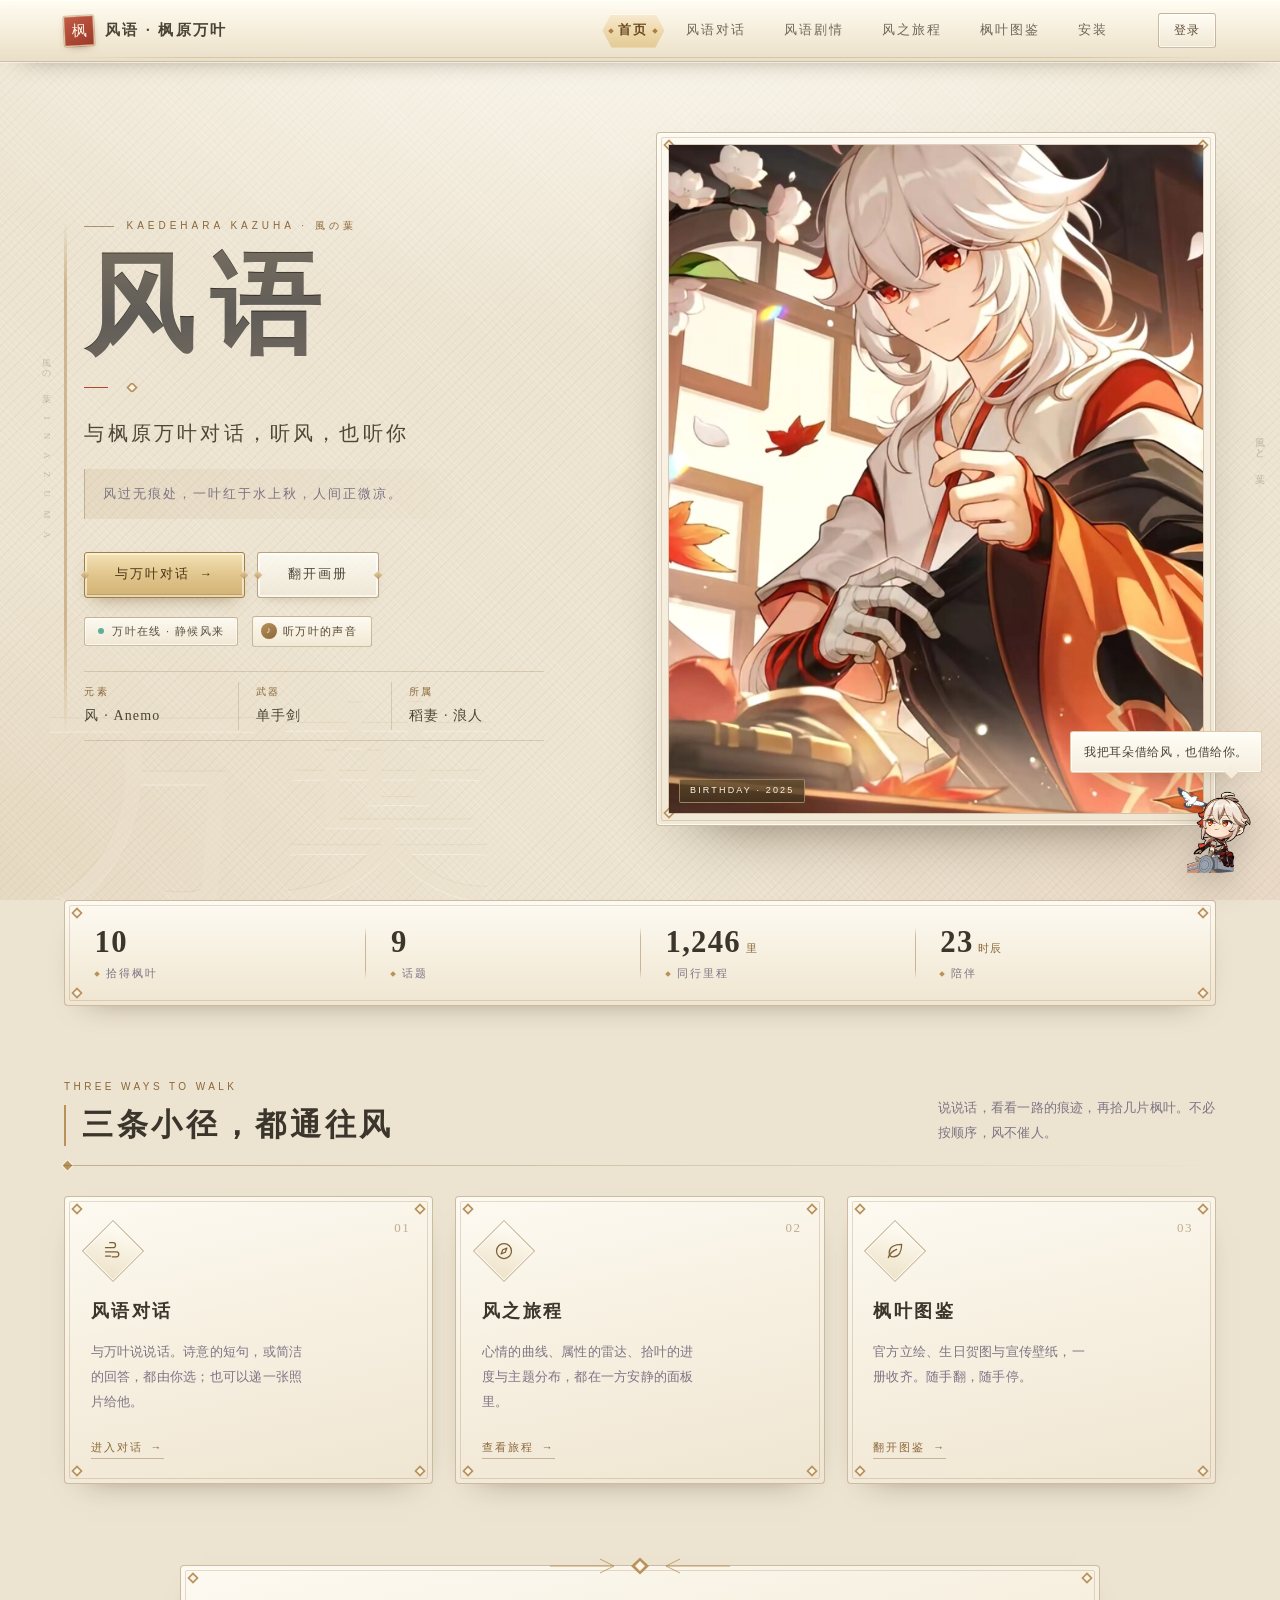
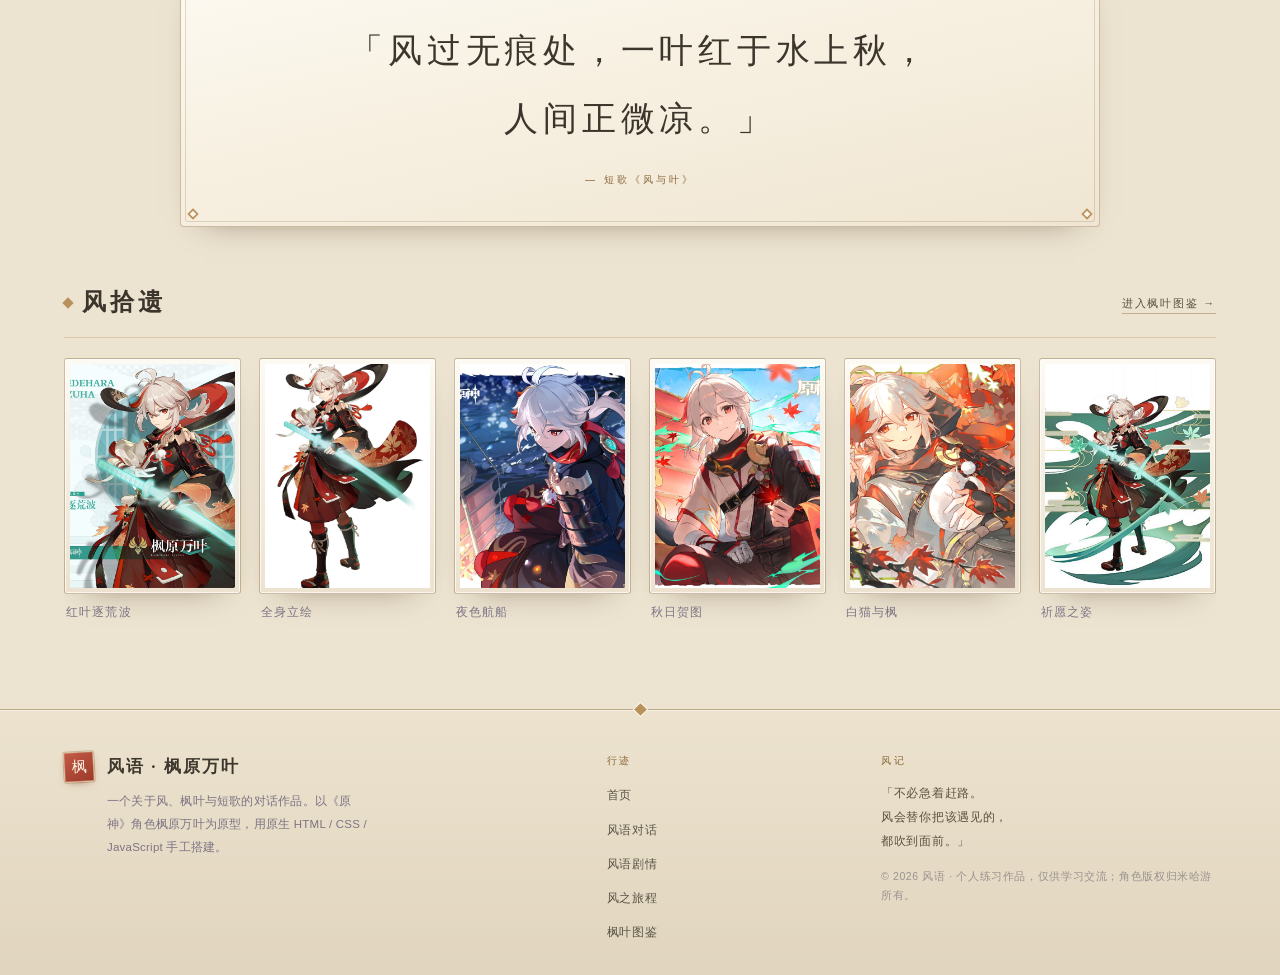
<file: index.html>
<!DOCTYPE html>
<html lang="zh-CN">
<head>
<meta charset="utf-8">
<meta name="viewport" content="width=device-width, initial-scale=1, viewport-fit=cover">
<title>风语 · 枫原万叶 | 作品首页</title>
<meta name="description" content="风语——与枫原万叶对话，听风，也听你。一个关于风、枫叶与短歌的本地演示作品。">
<meta name="theme-color" content="#3d4454">
<link rel="icon" href="data:image/svg+xml,%3Csvg xmlns='http://www.w3.org/2000/svg' viewBox='0 0 64 64'%3E%3Crect width='64' height='64' rx='14' fill='%23c2453a'/%3E%3Ctext x='32' y='45' font-size='38' text-anchor='middle' fill='%23f6ead6' font-family='serif'%3E枫%3C/text%3E%3C/svg%3E">
<link rel="preload" as="image" href="assets/img/hero.jpg">
<link rel="manifest" href="manifest.webmanifest">
<link rel="apple-touch-icon" href="assets/img/app/apple-touch-icon.png">
<link rel="stylesheet" href="css/base.css">
<link rel="stylesheet" href="css/home.css">
</head>
<body class="page-home" data-page="home">
<canvas class="leaves" id="leavesCanvas" aria-hidden="true"></canvas>
<div class="page-bg" aria-hidden="true"></div>
<div class="grain" aria-hidden="true"></div>

<header class="topnav">
  <a class="brand" href="index.html" aria-label="风语首页">
    <span class="seal" aria-hidden="true">枫</span>
    <span class="brand-name">风语 · 枫原万叶</span>
  </a>
  <nav class="nav-links" aria-label="主导航">
    <a href="index.html" data-nav="home">首页</a>
    <a href="chat.html" data-nav="chat">风语对话</a>
    <a href="story.html" data-nav="story">风语剧情</a>
    <a href="journey.html" data-nav="journey">风之旅程</a>
    <a href="gallery.html" data-nav="gallery">枫叶图鉴</a>
    <a href="install.html" data-nav="install">安装</a>
  </nav>
  <div class="nav-auth" id="navAuth"></div>
</header>

<main>
  <!-- 首屏 -->
  <section class="hero">
    <div class="hero-art" aria-hidden="true"><img src="assets/img/hero.jpg" alt=""></div>
    <div class="hero-inner">
      <div class="hero-copy">
        <p class="hero-kicker">KAEDEHARA KAZUHA · 風の葉</p>
        <h1 class="hero-title">风语</h1>
        <p class="hero-line">与枫原万叶对话，听风，也听你</p>
        <p class="hero-poem">风过无痕处，一叶红于水上秋，人间正微凉。</p>
        <div class="hero-actions">
          <a class="btn btn-primary" href="chat.html">与万叶对话<span aria-hidden="true">→</span></a>
          <a class="btn btn-ghost" href="gallery.html">翻开画册</a>
        </div>
        <div class="hero-status">
          <span class="live"><i aria-hidden="true"></i>万叶在线 · 静候风来</span>
          <button class="listen-btn" type="button" data-clip="maple" title="播放枫原万叶的中文原声">听万叶的声音</button>
        </div>
        <div class="hero-facts">
          <div><span>元素</span><b>风 · Anemo</b></div>
          <div><span>武器</span><b>单手剑</b></div>
          <div><span>所属</span><b>稻妻 · 浪人</b></div>
        </div>
      </div>
    </div>
  </section>

  <!-- 数据条 -->
  <section class="stats reveal" id="stats" aria-label="同行数据">
    <ul class="stat-row">
      <li>
        <strong><span class="num" data-count="10">10</span></strong>
        <span>拾得枫叶</span>
      </li>
      <li>
        <strong><span class="num" data-count="9">9</span></strong>
        <span>话题</span>
      </li>
      <li>
        <strong><span class="num" data-count="1280" data-comma>1,280</span><small>里</small></strong>
        <span>同行里程</span>
      </li>
      <li>
        <strong><span class="num" data-count="24">24</span><small>时辰</small></strong>
        <span>陪伴</span>
      </li>
    </ul>
  </section>

  <!-- 功能卡 -->
  <section class="features reveal" aria-labelledby="featureTitle">
    <div class="features-inner">
      <div class="sec-head">
        <div>
          <p class="kicker">THREE WAYS TO WALK</p>
          <h2 id="featureTitle">三条小径，都通往风</h2>
        </div>
        <p class="sec-sub">说说话，看看一路的痕迹，再拾几片枫叶。不必按顺序，风不催人。</p>
      </div>

      <div class="feature-grid">
        <article class="card feature">
          <span class="feature-icon" aria-hidden="true">
            <svg viewBox="0 0 24 24" fill="none" stroke="currentColor" stroke-width="1.5" stroke-linecap="round">
              <path d="M3 8h9a3 3 0 100-6H8"/>
              <path d="M3 13h13a3 3 0 110 6h-5"/>
              <path d="M3 18h6"/>
            </svg>
          </span>
          <h3>风语对话</h3>
          <p>与万叶说说话。诗意的短句，或简洁的回答，都由你选；也可以递一张照片给他。</p>
          <a class="go" href="chat.html">进入对话</a>
        </article>

        <article class="card feature">
          <span class="feature-icon" aria-hidden="true">
            <svg viewBox="0 0 24 24" fill="none" stroke="currentColor" stroke-width="1.5" stroke-linecap="round" stroke-linejoin="round">
              <circle cx="12" cy="12" r="9"/>
              <path d="M15.5 8.5l-2 5-5 2 2-5z"/>
            </svg>
          </span>
          <h3>风之旅程</h3>
          <p>心情的曲线、属性的雷达、拾叶的进度与主题分布，都在一方安静的面板里。</p>
          <a class="go" href="journey.html">查看旅程</a>
        </article>

        <article class="card feature">
          <span class="feature-icon" aria-hidden="true">
            <svg viewBox="0 0 24 24" fill="none" stroke="currentColor" stroke-width="1.5" stroke-linecap="round" stroke-linejoin="round">
              <path d="M20 4C12 4 5 7 5 14c0 3 2 5 5 5 7 0 10-7 10-15z"/>
              <path d="M4 20c1.5-5 5-8 10-10"/>
            </svg>
          </span>
          <h3>枫叶图鉴</h3>
          <p>官方立绘、生日贺图与宣传壁纸，一册收齐。随手翻，随手停。</p>
          <a class="go" href="gallery.html">翻开图鉴</a>
        </article>
      </div>
    </div>
  </section>

  <!-- 诗句 -->
  <section class="interlude reveal" aria-label="诗句">
    <div class="poem-band">
      <blockquote>「风过无痕处，一叶红于水上秋，<br>人间正微凉。」</blockquote>
      <cite>— 短歌《风与叶》</cite>
    </div>
  </section>

  <!-- 图库横滑预览 -->
  <section class="preview reveal" id="preview" aria-labelledby="previewTitle">
    <div class="preview-head">
      <h2 id="previewTitle">风拾遗</h2>
      <a href="gallery.html">进入枫叶图鉴 →</a>
    </div>
    <div class="preview-row">
      <a class="preview-item" href="gallery.html#s01">
        <img src="assets/img/official/splash-kv.jpg" alt="红叶逐荒波">
        <span>红叶逐荒波</span>
      </a>
      <a class="preview-item" href="gallery.html#s03">
        <img src="assets/img/official/splash-fullbody.jpg" alt="全身立绘">
        <span>全身立绘</span>
      </a>
      <a class="preview-item" href="gallery.html#s08">
        <img src="assets/img/official/birthday-2024.jpg" alt="夜色航船">
        <span>夜色航船</span>
      </a>
      <a class="preview-item" href="gallery.html#s07">
        <img src="assets/img/official/birthday-2022.jpg" alt="秋日贺图">
        <span>秋日贺图</span>
      </a>
      <a class="preview-item" href="gallery.html#s09">
        <img src="assets/img/official/birthday-2025.jpg" alt="白猫与枫">
        <span>白猫与枫</span>
      </a>
      <a class="preview-item" href="gallery.html#s02">
        <img src="assets/img/official/splash-gacha.jpg" alt="祈愿之姿">
        <span>祈愿之姿</span>
      </a>
    </div>
  </section>
</main>

<footer class="site-footer">
  <div class="foot-grid">
    <div class="foot-brand">
      <span class="seal" aria-hidden="true">枫</span>
      <div>
        <h2>风语 · 枫原万叶</h2>
        <p>一个关于风、枫叶与短歌的对话作品。以《原神》角色枫原万叶为原型，用原生 HTML / CSS / JavaScript 手工搭建。</p>
      </div>
    </div>
    <nav class="foot-nav" aria-label="页脚导航">
      <h3>行迹</h3>
      <ul>
        <li><a href="index.html">首页</a></li>
        <li><a href="chat.html">风语对话</a></li>
        <li><a href="story.html">风语剧情</a></li>
        <li><a href="journey.html">风之旅程</a></li>
        <li><a href="gallery.html">枫叶图鉴</a></li>
      </ul>
    </nav>
    <div class="foot-note">
      <h3>风记</h3>
      <p>「不必急着赶路。<br>风会替你把该遇见的，<br>都吹到面前。」</p>
      <p class="copy">© <span data-year>2026</span> 风语 · 个人练习作品，仅供学习交流；角色版权归米哈游所有。</p>
    </div>
  </div>
</footer>

<div class="side-mark" aria-hidden="true">風 と 葉</div>

<noscript><p class="noscript">请开启 JavaScript，以便进入风语。</p></noscript>

<script src="js/common.js"></script>
<script src="js/voice-lines.js"></script>
<script src="js/voice.js"></script>
</body>
</html>
</file>
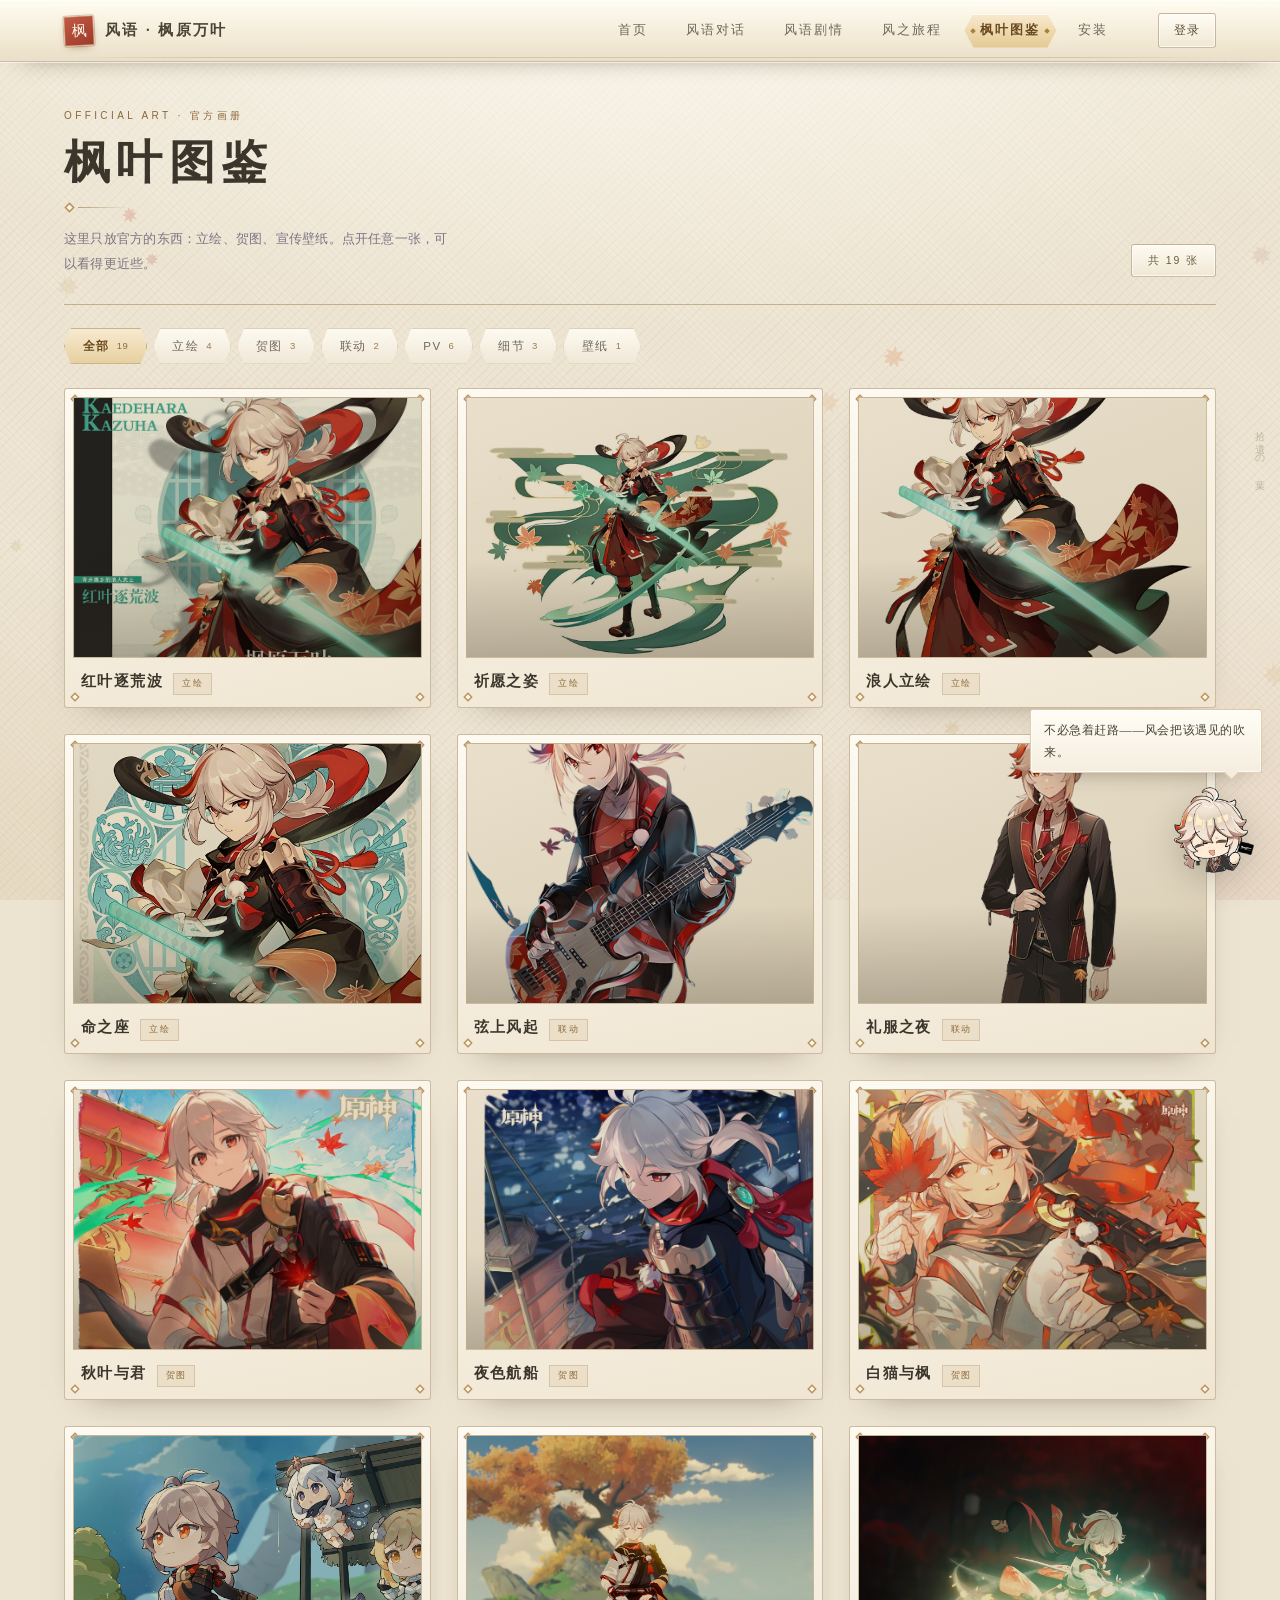
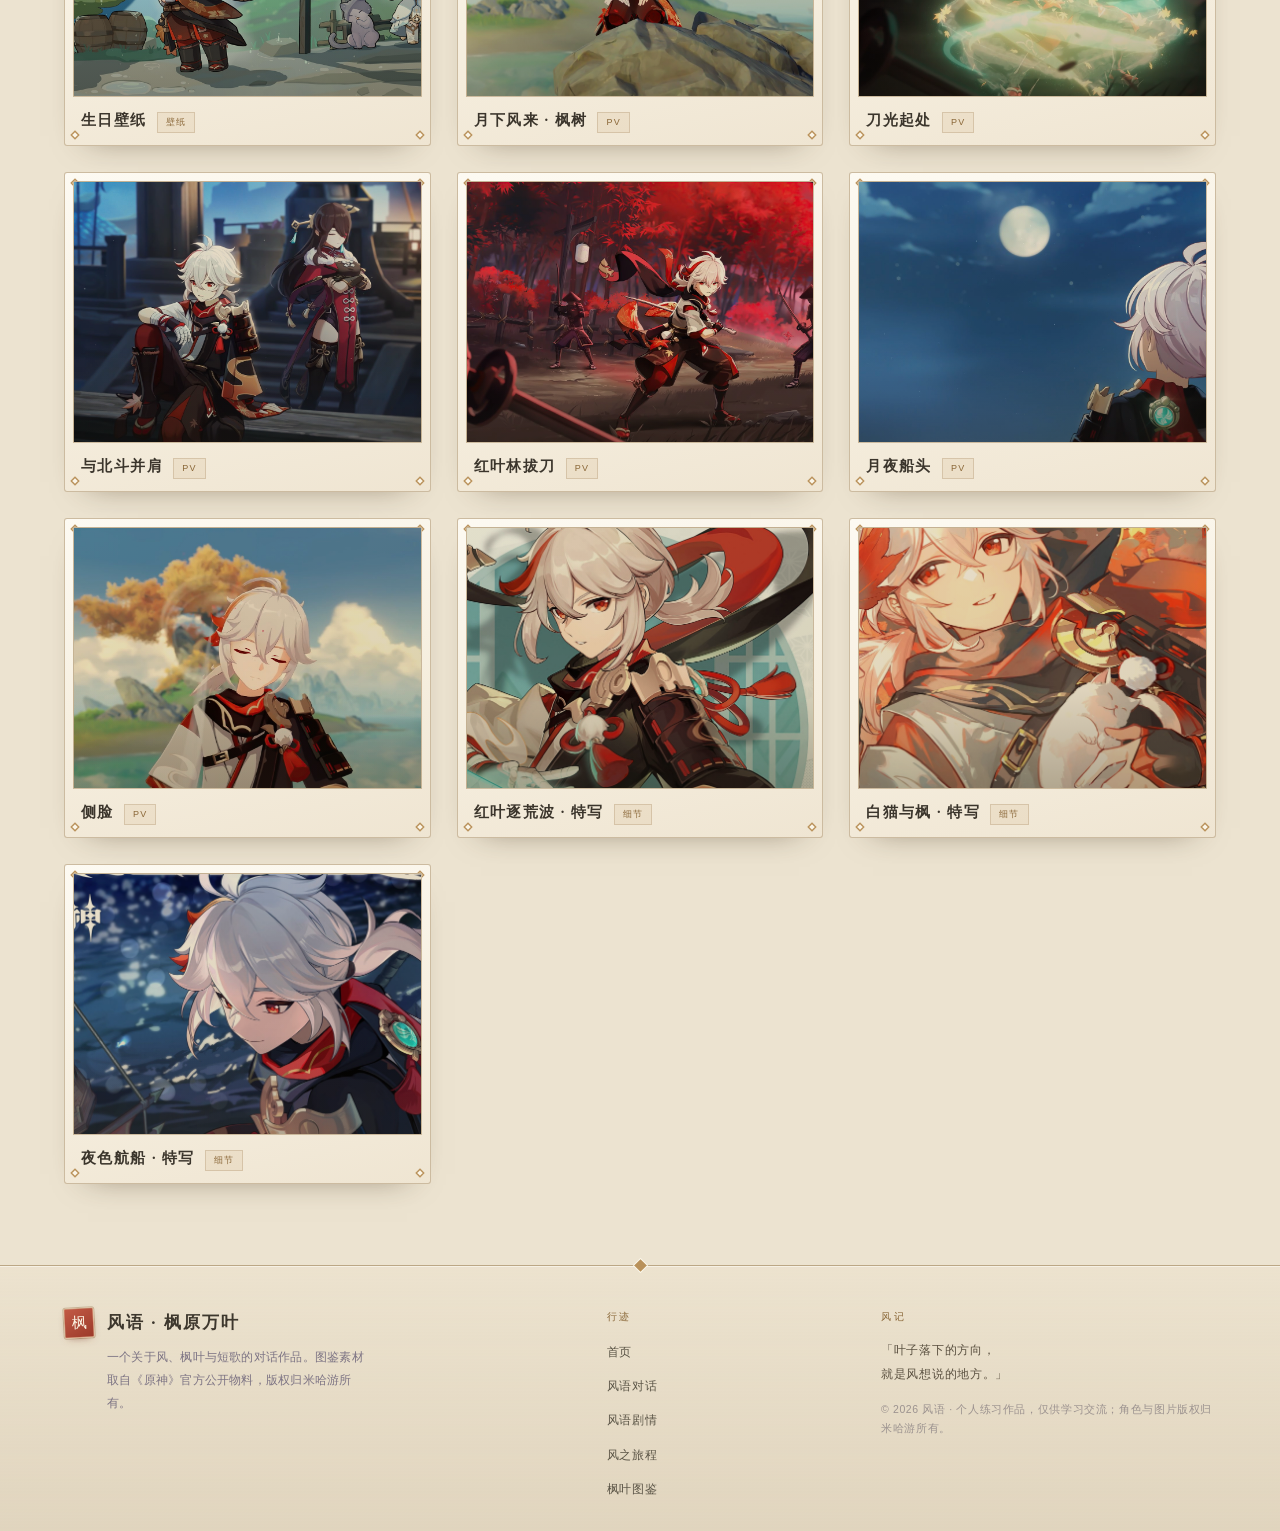
<file: gallery.html>
<!DOCTYPE html>
<html lang="zh-CN">
<head>
<meta charset="utf-8">
<meta name="viewport" content="width=device-width, initial-scale=1, viewport-fit=cover">
<title>枫叶图鉴 · 枫原万叶</title>
<meta name="description" content="风拾遗：枫原万叶的官方画册，收录官方立绘、贺图与壁纸。">
<meta name="theme-color" content="#3d4454">
<link rel="icon" href="data:image/svg+xml,%3Csvg xmlns='http://www.w3.org/2000/svg' viewBox='0 0 64 64'%3E%3Crect width='64' height='64' rx='14' fill='%23c2453a'/%3E%3Ctext x='32' y='45' font-size='38' text-anchor='middle' fill='%23f6ead6' font-family='serif'%3E枫%3C/text%3E%3C/svg%3E">
<link rel="manifest" href="manifest.webmanifest">
<link rel="apple-touch-icon" href="assets/img/app/apple-touch-icon.png">
<link rel="stylesheet" href="css/base.css">
<link rel="stylesheet" href="css/gallery.css">
</head>
<body class="page-gallery" data-page="gallery">
<canvas class="leaves" id="leavesCanvas" aria-hidden="true"></canvas>
<div class="page-bg" aria-hidden="true"></div>
<div class="grain" aria-hidden="true"></div>

<header class="topnav">
  <a class="brand" href="index.html" aria-label="风语首页">
    <span class="seal" aria-hidden="true">枫</span>
    <span class="brand-name">风语 · 枫原万叶</span>
  </a>
  <nav class="nav-links" aria-label="主导航">
    <a href="index.html" data-nav="home">首页</a>
    <a href="chat.html" data-nav="chat">风语对话</a>
    <a href="story.html" data-nav="story">风语剧情</a>
    <a href="journey.html" data-nav="journey">风之旅程</a>
    <a href="gallery.html" data-nav="gallery" class="is-active" aria-current="page">枫叶图鉴</a>
    <a href="install.html" data-nav="install">安装</a>
  </nav>
  <div class="nav-auth" id="navAuth"><a class="auth-btn" href="login.html">登录</a></div>
</header>

<main class="gallery-main">
  <header class="page-head">
    <div class="page-head-copy">
      <p class="kicker">OFFICIAL ART · 官方画册</p>
      <h1>枫叶图鉴</h1>
      <p class="lede">这里只放官方的东西：立绘、贺图、宣传壁纸。点开任意一张，可以看得更近些。</p>
    </div>
    <span class="count-badge" id="totalBadge">共 0 张</span>
  </header>

  <div class="filters" id="filters" role="group" aria-label="按类型筛选"></div>
  <div class="grid" id="grid" aria-live="polite"></div>
</main>

<footer class="site-footer">
  <div class="foot-grid">
    <div class="foot-brand">
      <span class="seal" aria-hidden="true">枫</span>
      <div>
        <h2>风语 · 枫原万叶</h2>
        <p>一个关于风、枫叶与短歌的对话作品。图鉴素材取自《原神》官方公开物料，版权归米哈游所有。</p>
      </div>
    </div>
    <nav class="foot-nav" aria-label="页脚导航">
      <h3>行迹</h3>
      <ul>
        <li><a href="index.html">首页</a></li>
        <li><a href="chat.html">风语对话</a></li>
        <li><a href="story.html">风语剧情</a></li>
        <li><a href="journey.html">风之旅程</a></li>
        <li><a href="gallery.html">枫叶图鉴</a></li>
      </ul>
    </nav>
    <div class="foot-note">
      <h3>风记</h3>
      <p>「叶子落下的方向，<br>就是风想说的地方。」</p>
      <p class="copy">© <span data-year>2026</span> 风语 · 个人练习作品，仅供学习交流；角色与图片版权归米哈游所有。</p>
    </div>
  </div>
</footer>

<div class="side-mark" aria-hidden="true">拾 遺 の 葉</div>

<noscript><p class="noscript">请开启 JavaScript，图鉴与浏览功能才能使用。</p></noscript>

<script src="js/common.js"></script>
<script src="js/gallery.js"></script>
</body>
</html>
</file>
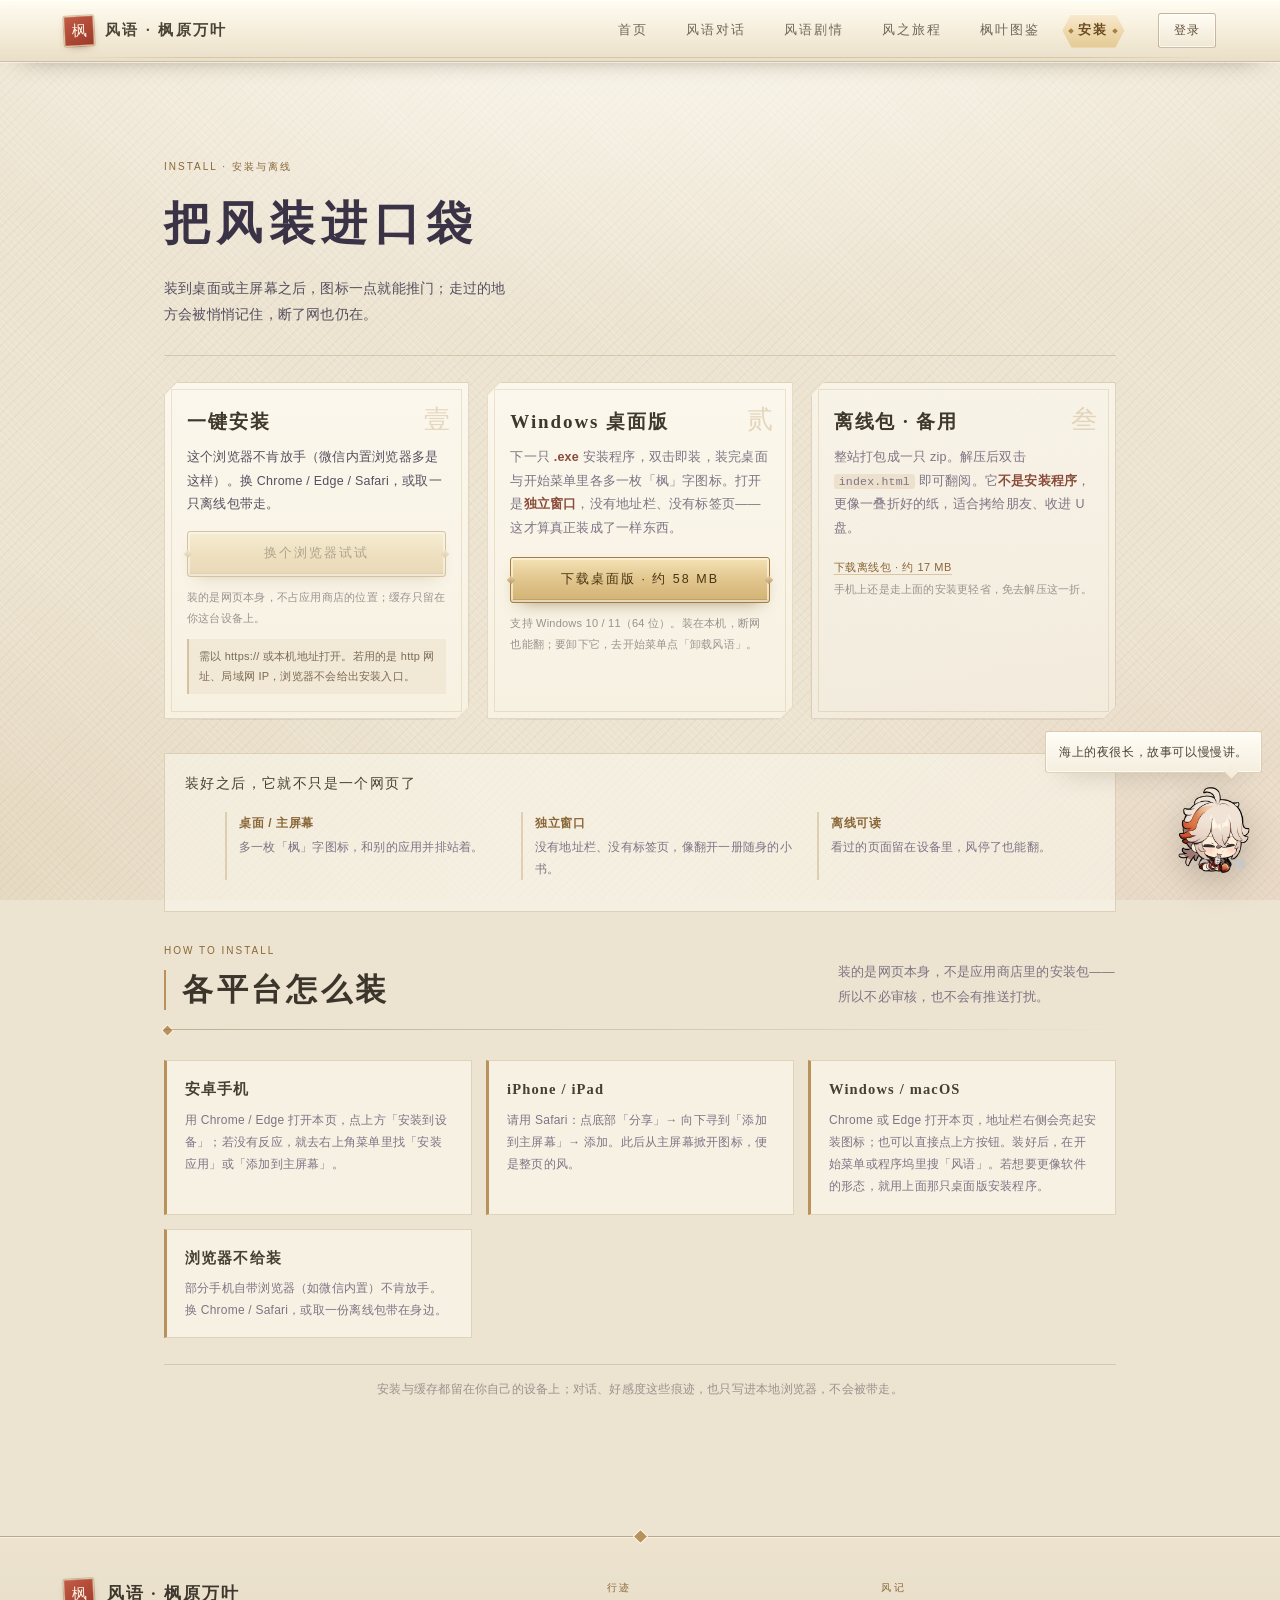
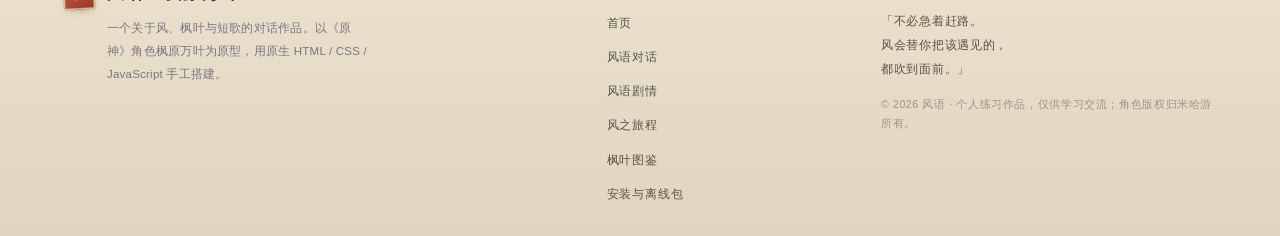
<file: install.html>
<!DOCTYPE html>
<html lang="zh-CN">
<head>
<meta charset="utf-8">
<meta name="viewport" content="width=device-width, initial-scale=1, viewport-fit=cover">
<title>安装与离线包 | 风语 · 枫原万叶</title>
<meta name="description" content="把「风语」装到手机或电脑上，离线也能打开；也提供整站离线包下载。">
<meta name="theme-color" content="#3d4454">
<link rel="manifest" href="manifest.webmanifest">
<link rel="apple-touch-icon" href="assets/img/app/apple-touch-icon.png">
<link rel="icon" href="data:image/svg+xml,%3Csvg xmlns='http://www.w3.org/2000/svg' viewBox='0 0 64 64'%3E%3Crect width='64' height='64' rx='14' fill='%23c2453a'/%3E%3Ctext x='32' y='45' font-size='38' text-anchor='middle' fill='%23f6ead6' font-family='serif'%3E枫%3C/text%3E%3C/svg%3E">
<link rel="stylesheet" href="css/base.css">
<link rel="stylesheet" href="css/install.css">
</head>
<body class="page-install" data-page="install">
<canvas class="leaves" id="leavesCanvas" aria-hidden="true"></canvas>
<div class="page-bg" aria-hidden="true"></div>
<div class="grain" aria-hidden="true"></div>

<header class="topnav">
  <a class="brand" href="index.html" aria-label="风语首页">
    <span class="seal" aria-hidden="true">枫</span>
    <span class="brand-name">风语 · 枫原万叶</span>
  </a>
  <nav class="nav-links" aria-label="主导航">
    <a href="index.html" data-nav="home">首页</a>
    <a href="chat.html" data-nav="chat">风语对话</a>
    <a href="story.html" data-nav="story">风语剧情</a>
    <a href="journey.html" data-nav="journey">风之旅程</a>
    <a href="gallery.html" data-nav="gallery">枫叶图鉴</a>
    <a href="install.html" data-nav="install">安装</a>
  </nav>
  <div class="nav-auth" id="navAuth"></div>
</header>

<main class="install-main">
  <section class="install-hero">
    <p class="kicker">INSTALL · 安装与离线</p>
    <h1>把风装进口袋</h1>
    <p class="install-lead">装到桌面或主屏幕之后，图标一点就能推门；走过的地方会被悄悄记住，断了网也仍在。</p>
  </section>

  <section class="install-grid">
    <article class="install-card" id="pwaCard">
      <span class="card-mark" aria-hidden="true">壹</span>
      <h2>一键安装</h2>
      <p class="install-state" id="installState">正在问一问当前浏览器…</p>
      <button type="button" class="btn btn-primary install-btn" id="installBtn" disabled>安装到设备</button>
      <p class="install-hint">装的是网页本身，不占应用商店的位置；缓存只留在你这台设备上。</p>
      <p class="install-rule">需以 https:// 或本机地址打开。若用的是 http 网址、局域网 IP，浏览器不会给出安装入口。</p>
    </article>

    <article class="install-card" id="desktopCard">
      <span class="card-mark" aria-hidden="true">贰</span>
      <h2>Windows 桌面版</h2>
      <p class="install-minor-text">下一只 <strong>.exe</strong> 安装程序，双击即装，装完桌面与开始菜单里各多一枚「枫」字图标。打开是<strong>独立窗口</strong>，没有地址栏、没有标签页——这才算真正装成了一样东西。</p>
      <a class="btn btn-primary install-btn install-download" href="https://github.com/stevenkazuha/kazuha-wind/releases/latest/download/kazuha-wind-setup.exe">下载桌面版 · 约 58 MB</a>
      <p class="install-hint">支持 Windows 10 / 11（64 位）。装在本机，断网也能翻；要卸下它，去开始菜单点「卸载风语」。</p>
    </article>

    <article class="install-card is-minor">
      <span class="card-mark" aria-hidden="true">叁</span>
      <h2>离线包 · 备用</h2>
      <p class="install-minor-text">整站打包成一只 zip。解压后双击 <code>index.html</code> 即可翻阅。它<strong>不是安装程序</strong>，更像一叠折好的纸，适合拷给朋友、收进 U 盘。</p>
      <a class="install-mini install-download" href="https://github.com/stevenkazuha/kazuha-wind/releases/latest/download/kazuha-wind-offline.zip">下载离线包 · 约 17 MB</a>
      <p class="install-hint">手机上还是走上面的安装更轻省，免去解压这一折。</p>
    </article>
  </section>

  <section class="install-diff" aria-label="安装后的样子">
    <p class="install-diff-title">装好之后，它就不只是一个网页了</p>
    <ul>
      <li><strong>桌面 / 主屏幕</strong>多一枚「枫」字图标，和别的应用并排站着。</li>
      <li><strong>独立窗口</strong>没有地址栏、没有标签页，像翻开一册随身的小书。</li>
      <li><strong>离线可读</strong>看过的页面留在设备里，风停了也能翻。</li>
    </ul>
  </section>

  <section class="install-guide">
    <div class="sec-head">
      <div>
        <p class="kicker">HOW TO INSTALL</p>
        <h2>各平台怎么装</h2>
      </div>
      <p class="sec-sub">装的是网页本身，不是应用商店里的安装包——所以不必审核，也不会有推送打扰。</p>
    </div>

    <div class="guide-grid">
      <article class="guide-item">
        <h3>安卓手机</h3>
        <p>用 Chrome / Edge 打开本页，点上方「安装到设备」；若没有反应，就去右上角菜单里找「安装应用」或「添加到主屏幕」。</p>
      </article>
      <article class="guide-item">
        <h3>iPhone / iPad</h3>
        <p>请用 Safari：点底部「分享」→ 向下寻到「添加到主屏幕」→ 添加。此后从主屏幕掀开图标，便是整页的风。</p>
      </article>
      <article class="guide-item">
        <h3>Windows / macOS</h3>
        <p>Chrome 或 Edge 打开本页，地址栏右侧会亮起安装图标；也可以直接点上方按钮。装好后，在开始菜单或程序坞里搜「风语」。若想要更像软件的形态，就用上面那只桌面版安装程序。</p>
      </article>
      <article class="guide-item">
        <h3>浏览器不给装</h3>
        <p>部分手机自带浏览器（如微信内置）不肯放手。换 Chrome / Safari，或取一份离线包带在身边。</p>
      </article>
    </div>
  </section>

  <p class="install-note">安装与缓存都留在你自己的设备上；对话、好感度这些痕迹，也只写进本地浏览器，不会被带走。</p>
</main>

<footer class="site-footer">
  <div class="foot-grid">
    <div class="foot-brand">
      <span class="seal" aria-hidden="true">枫</span>
      <div>
        <h2>风语 · 枫原万叶</h2>
        <p>一个关于风、枫叶与短歌的对话作品。以《原神》角色枫原万叶为原型，用原生 HTML / CSS / JavaScript 手工搭建。</p>
      </div>
    </div>
    <nav class="foot-nav" aria-label="页脚导航">
      <h3>行迹</h3>
      <ul>
        <li><a href="index.html">首页</a></li>
        <li><a href="chat.html">风语对话</a></li>
        <li><a href="story.html">风语剧情</a></li>
        <li><a href="journey.html">风之旅程</a></li>
        <li><a href="gallery.html">枫叶图鉴</a></li>
        <li><a href="install.html">安装与离线包</a></li>
      </ul>
    </nav>
    <div class="foot-note">
      <h3>风记</h3>
      <p>「不必急着赶路。<br>风会替你把该遇见的，<br>都吹到面前。」</p>
      <p class="copy">© <span data-year>2026</span> 风语 · 个人练习作品，仅供学习交流；角色版权归米哈游所有。</p>
    </div>
  </div>
</footer>

<noscript><p class="noscript">请开启 JavaScript，以便进入风语。</p></noscript>

<script src="js/common.js"></script>
<script src="js/install.js"></script>
</body>
</html>
</file>
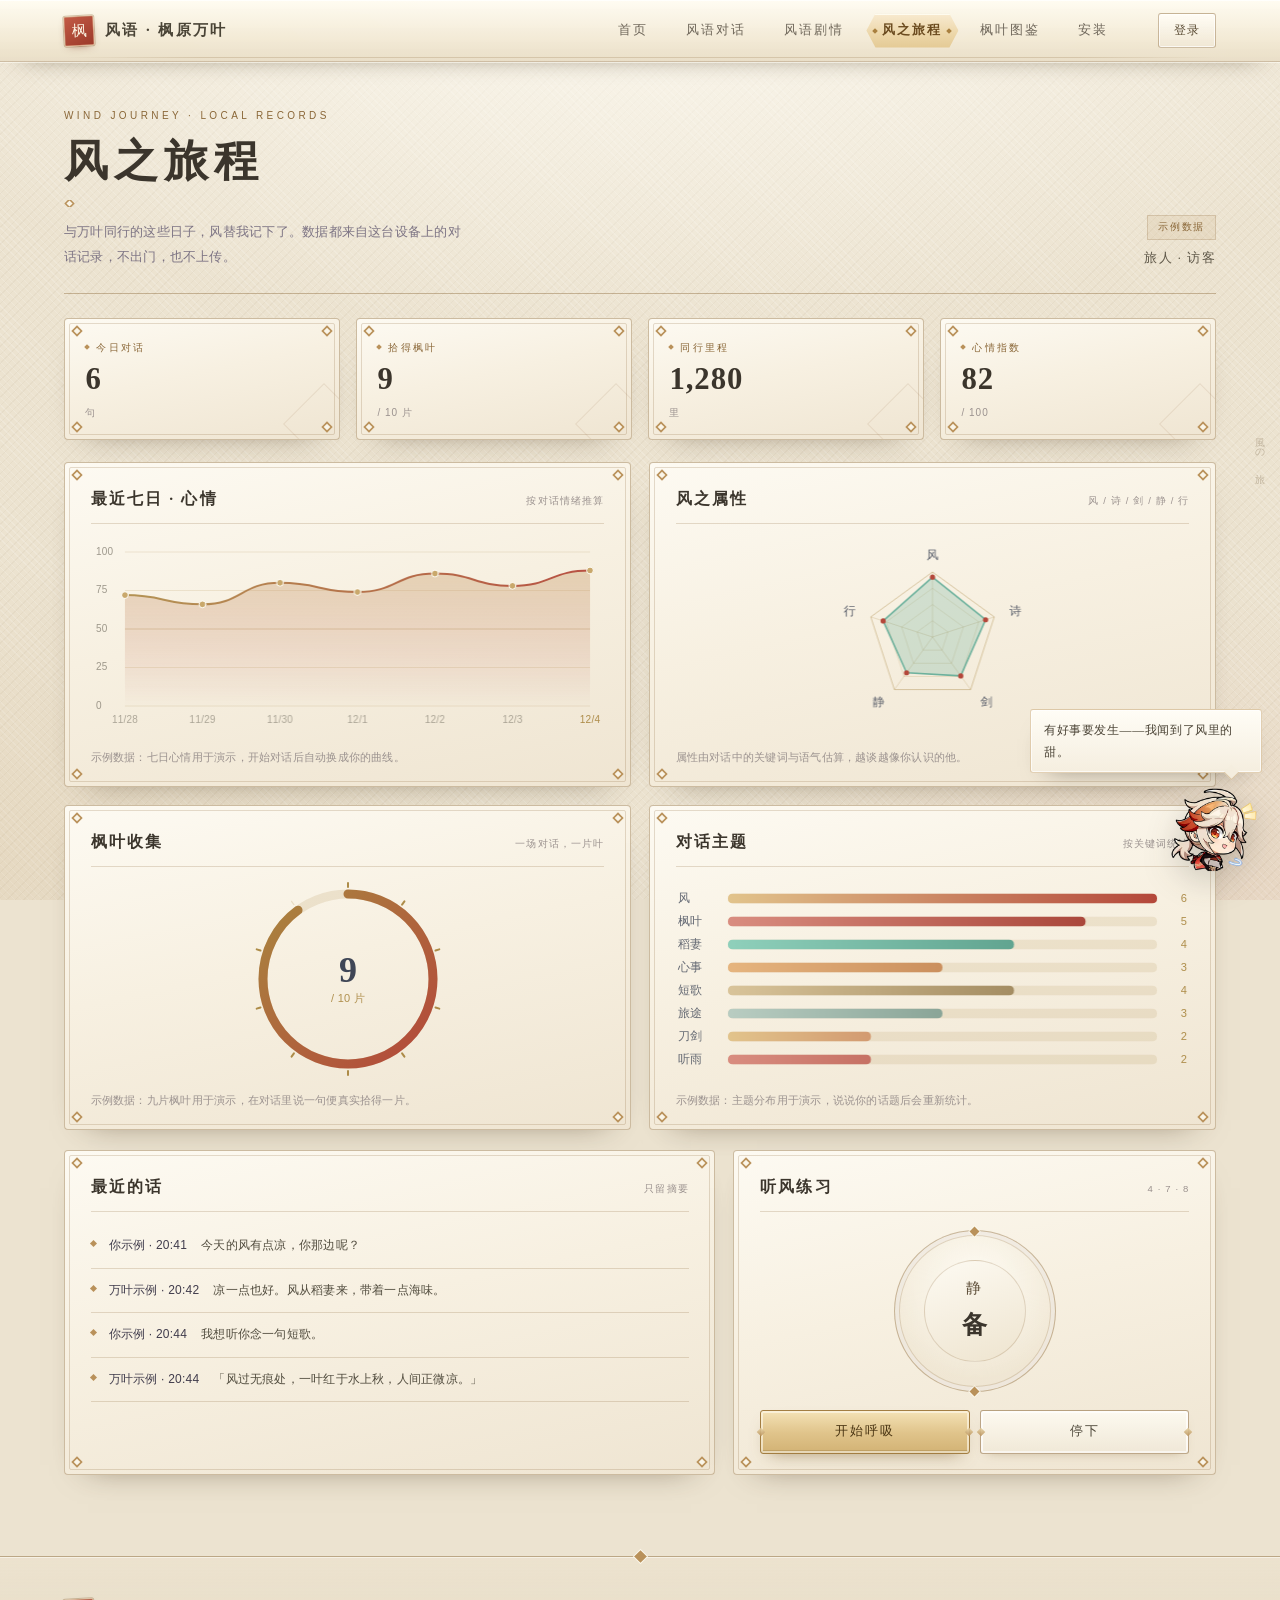
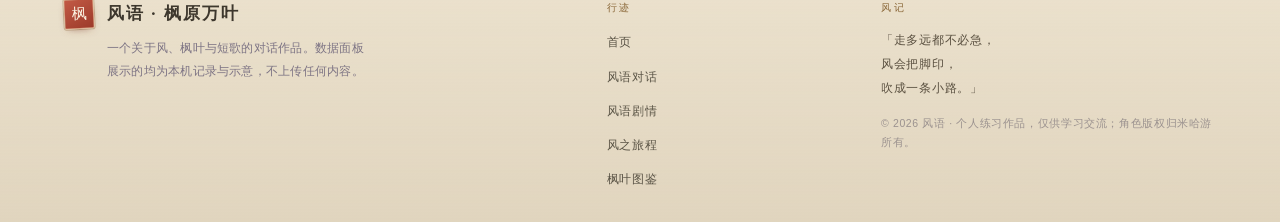
<file: journey.html>
<!DOCTYPE html>
<html lang="zh-CN">
<head>
<meta charset="utf-8">
<meta name="viewport" content="width=device-width, initial-scale=1, viewport-fit=cover">
<title>风之旅程 · 枫原万叶</title>
<meta name="description" content="与枫原万叶同行的记录：心情曲线、风之属性、拾叶进度与对话主题。">
<meta name="theme-color" content="#3d4454">
<link rel="icon" href="data:image/svg+xml,%3Csvg xmlns='http://www.w3.org/2000/svg' viewBox='0 0 64 64'%3E%3Crect width='64' height='64' rx='14' fill='%23c2453a'/%3E%3Ctext x='32' y='45' font-size='38' text-anchor='middle' fill='%23f6ead6' font-family='serif'%3E枫%3C/text%3E%3C/svg%3E">
<link rel="manifest" href="manifest.webmanifest">
<link rel="apple-touch-icon" href="assets/img/app/apple-touch-icon.png">
<link rel="stylesheet" href="css/base.css">
<link rel="stylesheet" href="css/journey.css">
</head>
<body class="page-journey" data-page="journey">
<canvas class="leaves" id="leavesCanvas" aria-hidden="true"></canvas>
<div class="page-bg" aria-hidden="true"></div>
<div class="grain" aria-hidden="true"></div>

<header class="topnav">
  <a class="brand" href="index.html" aria-label="风语首页">
    <span class="seal" aria-hidden="true">枫</span>
    <span class="brand-name">风语 · 枫原万叶</span>
  </a>
  <nav class="nav-links" aria-label="主导航">
    <a href="index.html" data-nav="home">首页</a>
    <a href="chat.html" data-nav="chat">风语对话</a>
    <a href="story.html" data-nav="story">风语剧情</a>
    <a href="journey.html" data-nav="journey">风之旅程</a>
    <a href="gallery.html" data-nav="gallery">枫叶图鉴</a>
    <a href="install.html" data-nav="install">安装</a>
  </nav>
  <div class="nav-auth" id="navAuth"></div>
</header>

<main class="journey">
  <header class="page-head">
    <div>
      <p class="kicker">WIND JOURNEY · LOCAL RECORDS</p>
      <h1>风之旅程</h1>
      <p class="lede">与万叶同行的这些日子，风替我记下了。数据都来自这台设备上的对话记录，不出门，也不上传。</p>
    </div>
    <div class="head-side">
      <span class="demo-chip" id="demoChip" hidden>示例数据</span>
      <p class="who" id="journeyWho">旅人 · 访客</p>
    </div>
  </header>

  <section class="overview" aria-label="旅程概览">
    <article class="card ov-card">
      <span class="ov-label">今日对话</span>
      <strong id="ovChats">0</strong>
      <span class="ov-unit">句</span>
    </article>
    <article class="card ov-card">
      <span class="ov-label">拾得枫叶</span>
      <strong id="ovLeaves">0</strong>
      <span class="ov-unit">/ 10 片</span>
    </article>
    <article class="card ov-card">
      <span class="ov-label">同行里程</span>
      <strong>1,280</strong>
      <span class="ov-unit">里</span>
    </article>
    <article class="card ov-card">
      <span class="ov-label">心情指数</span>
      <strong id="ovMood">—</strong>
      <span class="ov-unit">/ 100</span>
    </article>
  </section>

  <section class="panels" aria-label="数据面板">
    <article class="card panel-card">
      <div class="card-head">
        <h2>最近七日 · 心情</h2>
        <span class="hint">按对话情绪推算</span>
      </div>
      <div class="canvas-wrap"><canvas id="moodChart" aria-label="最近七日心情折线图"></canvas></div>
      <p class="card-foot" id="moodNote">空心节点表示那一天没有留下对话，以基线示意。</p>
    </article>

    <article class="card panel-card">
      <div class="card-head">
        <h2>风之属性</h2>
        <span class="hint">风 / 诗 / 剑 / 静 / 行</span>
      </div>
      <div class="canvas-wrap"><canvas id="radarChart" aria-label="风之属性雷达图"></canvas></div>
      <p class="card-foot">属性由对话中的关键词与语气估算，越谈越像你认识的他。</p>
    </article>

    <article class="card panel-card">
      <div class="card-head">
        <h2>枫叶收集</h2>
        <span class="hint">一场对话，一片叶</span>
      </div>
      <div class="ring-wrap"><canvas id="ringChart" aria-label="枫叶收集进度环"></canvas></div>
      <p class="card-foot" id="ringNote">在风语对话里说一句，便拾得一片；集满十片，秋色正好。</p>
    </article>

    <article class="card panel-card">
      <div class="card-head">
        <h2>对话主题</h2>
        <span class="hint">按关键词统计</span>
      </div>
      <div class="canvas-wrap"><canvas id="topicChart" aria-label="对话主题分布横条图"></canvas></div>
      <p class="card-foot" id="topicNote">统计自本地对话，未上传任何内容。</p>
    </article>
  </section>

  <section class="journey-bottom">
    <article class="card timeline-card">
      <div class="card-head">
        <h2>最近的话</h2>
        <span class="hint">只留摘要</span>
      </div>
      <ol class="tl-list" id="timeline"></ol>
    </article>

    <article class="card breath-card">
      <div class="card-head">
        <h2>听风练习</h2>
        <span class="hint">4 · 7 · 8</span>
      </div>
      <div class="breath-stage">
        <div class="breath-ring">
          <div class="breath-circle" id="breathCircle">
            <span id="breathPhase">静</span>
            <b id="breathCount">备</b>
          </div>
        </div>
      </div>
      <div class="breath-actions">
        <button class="btn btn-primary" id="breathToggle" type="button" aria-pressed="false">开始呼吸</button>
        <button class="btn btn-ghost" id="breathReset" type="button">停下</button>
      </div>
    </article>
  </section>
</main>

<footer class="site-footer">
  <div class="foot-grid">
    <div class="foot-brand">
      <span class="seal" aria-hidden="true">枫</span>
      <div>
        <h2>风语 · 枫原万叶</h2>
        <p>一个关于风、枫叶与短歌的对话作品。数据面板展示的均为本机记录与示意，不上传任何内容。</p>
      </div>
    </div>
    <nav class="foot-nav" aria-label="页脚导航">
      <h3>行迹</h3>
      <ul>
        <li><a href="index.html">首页</a></li>
        <li><a href="chat.html">风语对话</a></li>
        <li><a href="story.html">风语剧情</a></li>
        <li><a href="journey.html">风之旅程</a></li>
        <li><a href="gallery.html">枫叶图鉴</a></li>
      </ul>
    </nav>
    <div class="foot-note">
      <h3>风记</h3>
      <p>「走多远都不必急，<br>风会把脚印，<br>吹成一条小路。」</p>
      <p class="copy">© <span data-year>2026</span> 风语 · 个人练习作品，仅供学习交流；角色版权归米哈游所有。</p>
    </div>
  </div>
</footer>

<div class="side-mark" aria-hidden="true">風 の 旅</div>

<noscript><p class="noscript">请开启 JavaScript，图表与记录才能显示。</p></noscript>

<script src="js/common.js"></script>
<script src="js/journey.js"></script>
</body>
</html>
</file>
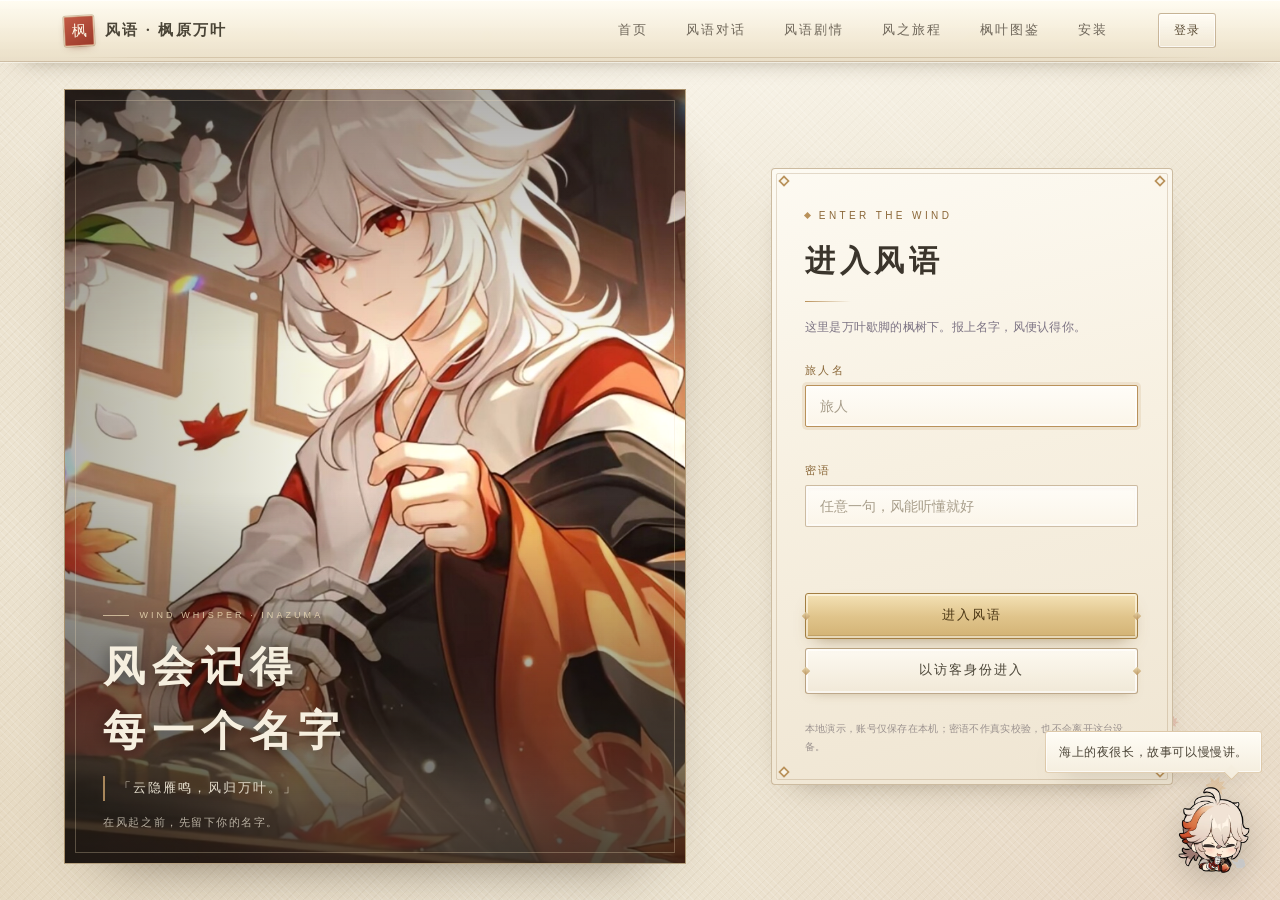
<file: login.html>
<!DOCTYPE html>
<html lang="zh-CN">
<head>
<meta charset="utf-8">
<meta name="viewport" content="width=device-width, initial-scale=1, viewport-fit=cover">
<title>登录 · 风语 | 枫原万叶</title>
<meta name="description" content="留下名字，风便认得你——风语 · 枫原万叶主题作品。">
<meta name="theme-color" content="#3d4454">
<link rel="icon" href="data:image/svg+xml,%3Csvg xmlns='http://www.w3.org/2000/svg' viewBox='0 0 64 64'%3E%3Crect width='64' height='64' rx='14' fill='%23c2453a'/%3E%3Ctext x='32' y='45' font-size='38' text-anchor='middle' fill='%23f6ead6' font-family='serif'%3E枫%3C/text%3E%3C/svg%3E">
<link rel="manifest" href="manifest.webmanifest">
<link rel="apple-touch-icon" href="assets/img/app/apple-touch-icon.png">
<link rel="stylesheet" href="css/base.css">
<link rel="stylesheet" href="css/login.css">
</head>
<body class="page-login" data-page="login">
<canvas class="leaves" id="leavesCanvas" aria-hidden="true"></canvas>
<div class="page-bg" aria-hidden="true"></div>
<div class="grain" aria-hidden="true"></div>

<header class="topnav">
  <a class="brand" href="index.html" aria-label="风语首页">
    <span class="seal" aria-hidden="true">枫</span>
    <span class="brand-name">风语 · 枫原万叶</span>
  </a>
  <nav class="nav-links" aria-label="主导航">
    <a href="index.html" data-nav="home">首页</a>
    <a href="chat.html" data-nav="chat">风语对话</a>
    <a href="story.html" data-nav="story">风语剧情</a>
    <a href="journey.html" data-nav="journey">风之旅程</a>
    <a href="gallery.html" data-nav="gallery">枫叶图鉴</a>
    <a href="install.html" data-nav="install">安装</a>
  </nav>
  <div class="nav-auth" id="navAuth"></div>
</header>

<main class="login-main">
  <section class="login-art" aria-label="枫原万叶与风">
    <img src="assets/img/hero.jpg" alt="枫原万叶立于枫树下">
    <div class="art-text">
      <p class="kicker">WIND WHISPER · INAZUMA</p>
      <h1>风会记得<br>每一个名字</h1>
      <blockquote>「云隐雁鸣，风归万叶。」</blockquote>
      <p class="art-sub">在风起之前，先留下你的名字。</p>
    </div>
  </section>

  <section class="login-panel">
    <div class="card login-card" id="loginCard">
      <p class="kicker">ENTER THE WIND</p>
      <h2>进入风语</h2>
      <p class="card-sub">这里是万叶歇脚的枫树下。报上名字，风便认得你。</p>

      <form id="loginForm" novalidate>
        <div class="field" id="fieldName">
          <label for="loginName">旅人名</label>
          <input id="loginName" name="name" type="text" maxlength="12" placeholder="旅人" autocomplete="nickname">
          <p class="error" id="errName" aria-live="polite"></p>
        </div>

        <div class="field" id="fieldPass">
          <label for="loginPass">密语</label>
          <input id="loginPass" name="pass" type="password" placeholder="任意一句，风能听懂就好" autocomplete="current-password">
          <p class="error" id="errPass" aria-live="polite"></p>
        </div>

        <p class="form-msg" id="formMsg" aria-live="polite"></p>

        <div class="login-actions">
          <button class="btn btn-primary" type="submit">进入风语</button>
          <button class="btn btn-ghost" type="button" id="guestBtn">以访客身份进入</button>
        </div>

        <p class="form-note">本地演示，账号仅保存在本机；密语不作真实校验，也不会离开这台设备。</p>
      </form>
    </div>

    <div class="card login-card already" id="alreadyCard" hidden>
      <p class="kicker">YOU ARE IN THE WIND</p>
      <h2>你已在风中</h2>
      <p class="card-sub">风记得你，<strong id="alreadyName">旅人</strong>。要继续赶路，还是先回望一眼？</p>
      <div class="login-actions">
        <a class="btn btn-primary" href="chat.html">继续对话</a>
        <a class="btn btn-ghost" href="index.html">返回首页</a>
      </div>
      <p class="form-note">若想换一个名字，可在右上角点击「旅人 · 名字」退出。</p>
    </div>
  </section>
</main>

<noscript><p class="noscript">请开启 JavaScript，以便进入风语。</p></noscript>

<script src="js/common.js"></script>
<script src="js/login.js"></script>
</body>
</html>
</file>
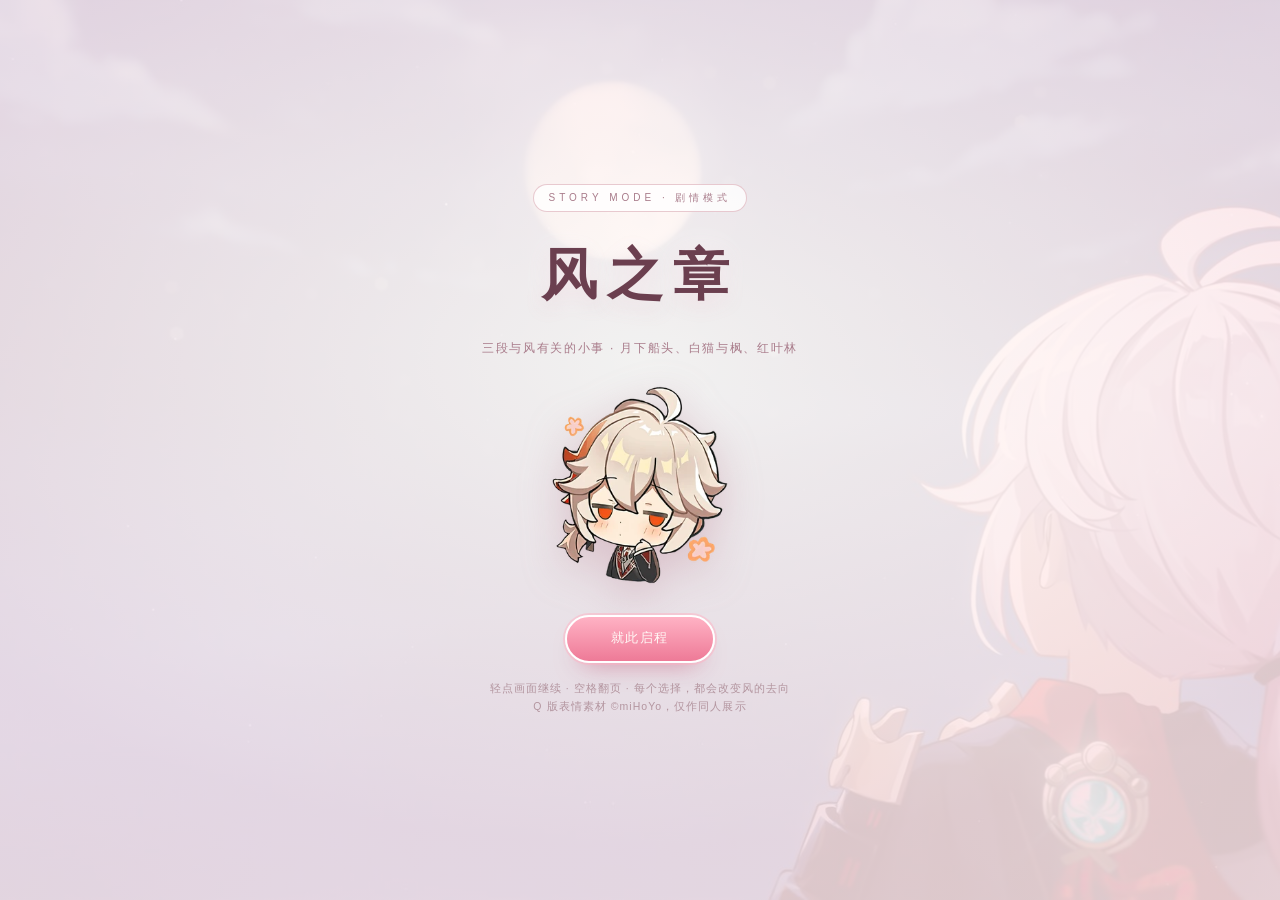
<file: story.html>
<!DOCTYPE html>
<html lang="zh-CN">
<head>
<meta charset="utf-8">
<meta name="viewport" content="width=device-width, initial-scale=1, viewport-fit=cover">
<title>风语剧情 · 枫原万叶</title>
<meta name="description" content="风语 · 剧情模式：三段与风有关的小事。全屏 CG、立绘、打字机对话与分支选项。">
<meta name="theme-color" content="#0b0d12">
<link rel="icon" href="data:image/svg+xml,%3Csvg xmlns='http://www.w3.org/2000/svg' viewBox='0 0 64 64'%3E%3Crect width='64' height='64' rx='14' fill='%23c2453a'/%3E%3Ctext x='32' y='45' font-size='38' text-anchor='middle' fill='%23f6ead6' font-family='serif'%3E枫%3C/text%3E%3C/svg%3E">
<link rel="manifest" href="manifest.webmanifest">
<link rel="apple-touch-icon" href="assets/img/app/apple-touch-icon.png">
<link rel="stylesheet" href="css/base.css">
<link rel="stylesheet" href="css/story.css">
</head>
<body class="page-story" data-page="story">

<main class="stage" id="stage">
  <div class="bg-layer" id="bgA" aria-hidden="true"></div>
  <div class="bg-layer" id="bgB" aria-hidden="true"></div>
  <div class="vignette" aria-hidden="true"></div>
  <img class="sprite" id="sprite" src="assets/img/story/q-smile.webp" alt="枫原万叶 Q 版表情" aria-hidden="true">

  <header class="vn-top">
    <span class="vn-brand">
      <span class="seal" aria-hidden="true">枫</span>
      <span>风语 · 风之章</span>
    </span>
    <div class="aff-hud" id="affHud" aria-live="polite" aria-label="好感度">
      <span class="aff-label">好感度</span>
      <span class="aff-hearts" id="affHearts">
        <i></i><i></i><i></i><i></i><i></i>
      </span>
    </div>
    <div class="vn-tools">
      <button type="button" class="voice-toggle" data-voice-toggle aria-pressed="false" title="开启原声"><span>原声</span></button>
      <button type="button" data-act="auto" aria-pressed="false" title="自动播放">随风</button>
      <button type="button" data-act="skip" aria-pressed="false" title="跳过">快进</button>
      <button type="button" data-act="log" title="对话记录">回望</button>
      <button type="button" id="exit" title="退出剧情">离去</button>
    </div>
  </header>

  <div class="aff-pop" id="affPop" aria-hidden="true"></div>

  <section class="chapter-card" id="chapterCard" aria-live="polite">
    <p id="chapterLabel"></p>
    <h2 id="chapterName"></h2>
  </section>

  <div class="choices" id="choices" hidden></div>

  <section class="dialog" id="dialog" hidden aria-live="polite">
    <div class="dialog-head">
      <b id="speaker">万叶</b>
      <em id="emotion" hidden></em>
    </div>
    <p class="dlg-text" id="text"></p>
    <button type="button" class="dlg-replay" id="replay">重听</button>
    <button type="button" class="dlg-next" id="next" aria-label="继续">▼</button>
  </section>

  <div class="log-panel" id="logPanel" hidden>
    <div class="log-card">
      <h3>走过的句子</h3>
      <button type="button" class="log-close" id="logClose" aria-label="关闭记录">✕</button>
      <div class="log-list" id="logList"></div>
    </div>
  </div>

  <section class="ending" id="ending">
    <h2 id="endingTitle"></h2>
    <p id="endingText"></p>
    <p class="ending-aff" id="affResult"></p>
    <div class="ending-actions" id="endingActions"></div>
  </section>

  <section class="start is-on" id="start">
    <p class="start-kicker">STORY MODE · 剧情模式</p>
    <h1>风之章</h1>
    <p class="start-sub">三段与风有关的小事 · 月下船头、白猫与枫、红叶林</p>
    <figure class="start-chibi">
      <img src="assets/img/story/q-smile.webp" alt="枫原万叶 Q 版表情">
    </figure>
    <div class="start-actions">
      <button type="button" class="btn btn-primary" id="startBtn">就此启程</button>
      <button type="button" class="btn btn-ghost" id="resumeBtn" hidden>接上旧风</button>
    </div>
    <p class="start-note">轻点画面继续 · 空格翻页 · 每个选择，都会改变风的去向<br>Q 版表情素材 ©miHoYo，仅作同人展示</p>
  </section>
</main>

<noscript><p class="noscript">请开启 JavaScript，剧情模式才能运行。</p></noscript>

<script src="js/common.js"></script>
<script src="js/voice-lines.js"></script>
<script src="js/voice-tts.js"></script>
<script src="js/voice.js"></script>
<script src="js/story-script.js"></script>
<script src="js/story.js"></script>
</body>
</html>
</file>
<file: css/base.css>
/* ─────────────────────────────────────────────
   风语 · 枫原万叶 — 公共基础样式
   视觉体系：提瓦特菜单（暖纸 / 金饰 / 菱形角 / 描边双层）
   ───────────────────────────────────────────── */

:root {
  --paper: #ece3d0;
  --paper-2: #f6f0e1;
  --paper-3: #e2d7bf;
  --panel: #fbf7ec;
  --ink: #403c4c;
  --ink-2: #55505f;
  --muted: #7d7484;
  --faint: #9b928f;

  --gold: #b9915a;
  --gold-2: #dcc18c;
  --gold-3: #f0dfb9;
  --gold-deep: #8a6738;
  --gold-line: rgba(138, 103, 56, 0.42);
  --gold-line-soft: rgba(138, 103, 56, 0.22);

  --navy: #3f4453;
  --navy-2: #343947;
  --anemo: #5fae9c;
  --anemo-soft: rgba(95, 174, 156, 0.15);
  --crimson: #b0472e;
  --crimson-soft: rgba(176, 71, 46, 0.1);

  --radius: 4px;
  --nav-h: 62px;
  --gutter: clamp(16px, 5vw, 64px);
  --font-display: "Noto Serif SC", "Source Han Serif SC", "Songti SC", "STSong", "SimSun", serif;
  --font-ui: "PingFang SC", "Microsoft YaHei", "Segoe UI", "Helvetica Neue", sans-serif;
  --ease: cubic-bezier(0.22, 0.61, 0.36, 1);
  --shadow: 0 14px 32px -24px rgba(64, 48, 24, 0.65);

  /* 角饰：菱形金扣（实心金 + 内嵌米白） */
  --orn-dia: url("data:image/svg+xml;charset=utf-8,%3Csvg xmlns='http://www.w3.org/2000/svg' width='14' height='14'%3E%3Cpath d='M7 .4L13.6 7 7 13.6.4 7z' fill='%23b9915a'/%3E%3Cpath d='M7 3.1L10.9 7 7 10.9 3.1 7z' fill='%23faf5e8'/%3E%3C/svg%3E");
  /* 顶部翼饰：中线 + 中央菱形 + 两侧短翼 */
  --orn-wing: url("data:image/svg+xml;charset=utf-8,%3Csvg xmlns='http://www.w3.org/2000/svg' width='180' height='22'%3E%3Cpath d='M0 11h64' stroke='%23b9915a' stroke-width='.9'/%3E%3Cpath d='M116 11h64' stroke='%23b9915a' stroke-width='.9'/%3E%3Cpath d='M64 11l-14-7' stroke='%23b9915a' stroke-width='.8'/%3E%3Cpath d='M64 11l-14 7' stroke='%23b9915a' stroke-width='.8'/%3E%3Cpath d='M116 11l14-7' stroke='%23b9915a' stroke-width='.8'/%3E%3Cpath d='M116 11l14 7' stroke='%23b9915a' stroke-width='.8'/%3E%3Cpath d='M90 2.6L99 11 90 19.4 81 11z' fill='%23b9915a'/%3E%3Cpath d='M90 6L95 11 90 16 85 11z' fill='%23faf5e8'/%3E%3C/svg%3E");
}

* { box-sizing: border-box; }

html {
  -webkit-text-size-adjust: 100%;
  scroll-behavior: smooth;
  overflow-x: hidden;
}

body {
  margin: 0;
  min-height: 100%;
  background: var(--paper);
  color: var(--ink);
  font-family: var(--font-ui);
  font-size: 15px;
  line-height: 1.75;
  letter-spacing: 0.015em;
  overflow-x: hidden;
  -webkit-font-smoothing: antialiased;
}

h1, h2, h3, h4, p, figure, blockquote, dl, dd { margin: 0; }

img { max-width: 100%; display: block; -webkit-user-drag: none; }

a { color: inherit; text-decoration: none; }

button { font: inherit; color: inherit; }

[hidden] { display: none !important; }

::selection { background: rgba(185, 145, 90, 0.42); color: #332f24; }

/* ── 页面底纹：暖纸 + 纤维 + 上光 ─────────── */
.page-bg {
  position: fixed;
  inset: 0;
  z-index: 0;
  background-color: var(--paper);
  background-image:
    radial-gradient(120% 78% at 50% -8%, rgba(255, 253, 246, 0.94), transparent 58%),
    radial-gradient(80% 62% at 102% 104%, rgba(176, 71, 46, 0.09), transparent 62%),
    radial-gradient(70% 54% at -6% 96%, rgba(185, 145, 90, 0.14), transparent 64%),
    repeating-linear-gradient(45deg, rgba(255, 255, 255, 0.16) 0 1px, transparent 1px 5px),
    repeating-linear-gradient(-45deg, rgba(120, 96, 60, 0.05) 0 1px, transparent 1px 6px);
}

.page-bg::after {
  content: "";
  position: absolute;
  inset: 0;
  background-image: radial-gradient(rgba(120, 98, 66, 0.14) 0.5px, transparent 0.7px);
  background-size: 4px 4px;
  opacity: 0.42;
}

.grain { display: none; }

.leaves {
  position: fixed;
  inset: 0;
  z-index: 2;
  pointer-events: none;
  opacity: 0.72;
}

/* ── 顶部导航：米金菜单条 + 切角选中 ───────── */
.topnav {
  position: sticky;
  top: 0;
  z-index: 40;
  display: flex;
  align-items: center;
  gap: clamp(12px, 2.6vw, 34px);
  height: var(--nav-h);
  padding: 0 var(--gutter);
  background:
    linear-gradient(180deg, rgba(255, 252, 242, 0.96) 0%, rgba(243, 234, 214, 0.97) 62%, rgba(233, 222, 199, 0.98) 100%);
  border-bottom: 1px solid var(--gold-line);
  box-shadow: inset 0 1px 0 rgba(255, 255, 255, 0.75), 0 1px 0 rgba(255, 253, 245, 0.6),
    0 14px 26px -22px rgba(74, 56, 28, 0.75);
  backdrop-filter: blur(6px);
  -webkit-backdrop-filter: blur(6px);
}

.topnav::after {
  content: "";
  position: absolute;
  left: var(--gutter);
  right: var(--gutter);
  bottom: 3px;
  height: 1px;
  background: linear-gradient(90deg, transparent, var(--gold-line-soft) 12%, var(--gold-line-soft) 88%, transparent);
  pointer-events: none;
}

.brand { display: flex; align-items: center; gap: 11px; flex: 0 0 auto; min-width: 0; }

.seal {
  position: relative;
  flex: 0 0 auto;
  width: 30px;
  height: 30px;
  display: grid;
  place-items: center;
  font-family: var(--font-display);
  font-size: 15px;
  color: #fbf3e2;
  background: linear-gradient(150deg, #c25a45, #9c3a2a);
  border-radius: 2px;
  border: 1px solid rgba(240, 223, 185, 0.6);
  box-shadow: 0 0 0 1px rgba(138, 103, 56, 0.35), 0 3px 8px -4px rgba(120, 50, 34, 0.7);
  transform: rotate(-3deg);
}

.brand-name {
  font-family: var(--font-display);
  font-size: 15px;
  font-weight: 600;
  letter-spacing: 0.16em;
  color: #4a4436;
  white-space: nowrap;
}

.nav-links {
  display: flex;
  align-items: center;
  gap: clamp(2px, 1vw, 6px);
  margin-left: auto;
  height: 100%;
  min-width: 0;
  overflow-x: auto;
  scrollbar-width: none;
}

.nav-links::-webkit-scrollbar { display: none; }

.nav-links a {
  position: relative;
  display: flex;
  align-items: center;
  height: 34px;
  padding: 0 16px;
  font-size: 12.5px;
  letter-spacing: 0.16em;
  color: #6f675a;
  white-space: nowrap;
  transition: color 0.24s var(--ease), background 0.24s var(--ease);
}

.nav-links a:hover { color: #3f3627; }

.nav-links a.is-active {
  color: #6a4a1e;
  background: linear-gradient(180deg, #f8ead0 0%, #ecd6a8 60%, #e4ca95 100%);
  box-shadow: inset 0 1px 0 rgba(255, 253, 243, 0.9), 0 2px 6px -3px rgba(126, 96, 48, 0.5);
  clip-path: polygon(9px 0, calc(100% - 9px) 0, 100% 50%, calc(100% - 9px) 100%, 9px 100%, 0 50%);
  font-weight: 600;
}

.nav-links a.is-active::before {
  content: "";
  position: absolute;
  left: 7px;
  top: 50%;
  width: 4px;
  height: 4px;
  margin-top: -2px;
  background: #a9803f;
  transform: rotate(45deg);
}

.nav-links a.is-active::after {
  content: "";
  position: absolute;
  right: 7px;
  top: 50%;
  width: 4px;
  height: 4px;
  margin-top: -2px;
  background: #a9803f;
  transform: rotate(45deg);
}

.nav-auth { flex: 0 0 auto; display: flex; align-items: center; }

.auth-btn {
  display: inline-flex;
  align-items: center;
  gap: 7px;
  max-width: 220px;
  padding: 6px 15px;
  font-size: 11.5px;
  letter-spacing: 0.1em;
  color: #5b4c34;
  background: linear-gradient(180deg, rgba(255, 253, 246, 0.9), rgba(240, 231, 212, 0.85));
  border: 1px solid var(--gold-line);
  border-radius: 3px;
  box-shadow: inset 0 0 0 1px rgba(255, 255, 255, 0.7);
  cursor: pointer;
  white-space: nowrap;
  transition: background 0.22s var(--ease), border-color 0.22s var(--ease), color 0.22s var(--ease);
}

.auth-btn:hover {
  color: #3d2f1b;
  border-color: var(--gold-deep);
  background: linear-gradient(180deg, #fffdf6, #f2e6cd);
}

.auth-btn.is-user { color: #3f3627; background: linear-gradient(180deg, #fdf6e6, #efe0c4); }

.auth-btn.is-user i {
  width: 5px;
  height: 5px;
  border-radius: 50%;
  background: var(--anemo);
  box-shadow: 0 0 0 2px rgba(95, 174, 156, 0.28);
}

.auth-name { overflow: hidden; text-overflow: ellipsis; }

/* ── 按钮：双层金边 + 菱形端点 ───────────── */
.btn {
  position: relative;
  display: inline-flex;
  align-items: center;
  justify-content: center;
  gap: 9px;
  padding: 11px 30px;
  font-size: 12.5px;
  letter-spacing: 0.16em;
  color: #4d402c;
  background: linear-gradient(180deg, #fffdf6 0%, #f4ead4 100%);
  border: 1px solid rgba(138, 103, 56, 0.55);
  border-radius: 3px;
  box-shadow: inset 0 0 0 2px rgba(255, 255, 255, 0.72), inset 0 -2px 0 rgba(152, 120, 68, 0.12),
    0 5px 12px -8px rgba(122, 94, 48, 0.55);
  cursor: pointer;
  white-space: nowrap;
  transition: transform 0.2s var(--ease), box-shadow 0.2s var(--ease), border-color 0.2s var(--ease), filter 0.2s var(--ease);
}

.btn::before,
.btn::after {
  content: "";
  position: absolute;
  top: 50%;
  width: 6px;
  height: 6px;
  margin-top: -3px;
  background: linear-gradient(135deg, #e7d3a4, #b9915a);
  transform: rotate(45deg);
  opacity: 0.9;
  pointer-events: none;
}

.btn::before { left: -3px; }
.btn::after { right: -3px; }

.btn-primary {
  color: #4a3513;
  background: linear-gradient(180deg, #f4e2b6 0%, #e0c48b 52%, #d2b274 100%);
  border-color: #a37e42;
  box-shadow: inset 0 0 0 2px rgba(255, 251, 236, 0.62), inset 0 -3px 0 rgba(124, 92, 40, 0.22),
    0 8px 18px -10px rgba(126, 94, 44, 0.7);
}

.btn-primary:hover {
  filter: brightness(1.05);
  transform: translateY(-1px);
  box-shadow: inset 0 0 0 2px rgba(255, 253, 242, 0.7), 0 11px 22px -10px rgba(126, 94, 44, 0.72);
}

.btn-ghost { color: #4b4537; background: linear-gradient(180deg, rgba(255, 253, 246, 0.8), rgba(240, 232, 215, 0.8)); }

.btn-ghost:hover {
  border-color: var(--gold-deep);
  background: linear-gradient(180deg, #fffdf7, #f4ead5);
  transform: translateY(-1px);
}

.btn[disabled] { opacity: 0.42; cursor: default; transform: none; filter: none; }

/* ── 卡片：暖纸 + 内嵌细线 + 四角金扣 ─────── */
.card,
.panel,
.poem-band,
.stat-row,
.hero-art,
.login-card,
.panel-card {
  position: relative;
  border: 1px solid var(--gold-line);
  border-radius: var(--radius);
  background-color: var(--panel);
  background-image:
    var(--orn-dia), var(--orn-dia), var(--orn-dia), var(--orn-dia),
    linear-gradient(168deg, #fdfaf2 0%, #f7f0e1 46%, #efe5d2 100%);
  background-position: 6px 6px, calc(100% - 6px) 6px, 6px calc(100% - 6px), calc(100% - 6px) calc(100% - 6px), 0 0;
  background-size: 12px 12px, 12px 12px, 12px 12px, 12px 12px, 100% 100%;
  background-repeat: no-repeat;
  box-shadow: var(--shadow);
}

.card::before,
.panel::before,
.poem-band::before,
.stat-row::before,
.hero-art::before,
.login-card::before,
.panel-card::before {
  content: "";
  position: absolute;
  inset: 4px;
  border: 1px solid var(--gold-line-soft);
  border-radius: 2px;
  pointer-events: none;
}

.kicker {
  font-size: 10px;
  letter-spacing: 0.34em;
  text-transform: uppercase;
  color: var(--gold-deep);
}

/* ── 区块标题：金菱 + 渐隐横线 ───────────── */
.sec-head {
  position: relative;
  display: flex;
  align-items: flex-end;
  justify-content: space-between;
  gap: 30px;
  margin-bottom: 30px;
  padding-bottom: 20px;
}

.sec-head::after {
  content: "";
  position: absolute;
  left: 0;
  right: 0;
  bottom: 0;
  height: 1px;
  background: linear-gradient(90deg, var(--gold-line) 0%, var(--gold-line-soft) 55%, transparent 100%);
}

.sec-head::before {
  content: "";
  position: absolute;
  left: 0;
  bottom: -3.5px;
  width: 7px;
  height: 7px;
  background: var(--gold);
  transform: rotate(45deg);
  box-shadow: 0 0 0 1px rgba(255, 253, 243, 0.7);
}

.sec-head h2 {
  margin-top: 10px;
  padding-left: 16px;
  font-family: var(--font-display);
  font-weight: 600;
  font-size: clamp(23px, 2.4vw, 33px);
  line-height: 1.32;
  letter-spacing: 0.12em;
  color: #3b352c;
  border-left: 2px solid var(--gold);
}

.sec-sub {
  max-width: 40ch;
  font-size: 12.5px;
  line-height: 2;
  color: var(--muted);
}

/* ── 在线状态 ─────────────────────────────── */
.live {
  display: inline-flex;
  align-items: center;
  gap: 8px;
  padding: 4px 13px;
  font-size: 11px;
  letter-spacing: 0.12em;
  color: #55503f;
  background: linear-gradient(180deg, rgba(255, 253, 246, 0.85), rgba(242, 233, 214, 0.8));
  border: 1px solid var(--gold-line);
  border-radius: 3px;
  box-shadow: inset 0 0 0 1px rgba(255, 255, 255, 0.6);
}

.live i {
  width: 6px;
  height: 6px;
  border-radius: 50%;
  background: var(--anemo);
  animation: pulse 2.6s var(--ease) infinite;
}

@keyframes pulse {
  0% { box-shadow: 0 0 0 0 rgba(95, 174, 156, 0.4); }
  70% { box-shadow: 0 0 0 7px rgba(95, 174, 156, 0); }
  100% { box-shadow: 0 0 0 0 rgba(95, 174, 156, 0); }
}

/* ── 竖排装饰 ─────────────────────────────── */
.side-mark {
  position: fixed;
  right: 12px;
  top: 50%;
  z-index: 4;
  transform: translateY(-50%);
  writing-mode: vertical-rl;
  font-family: var(--font-display);
  font-size: 10px;
  letter-spacing: 0.5em;
  color: rgba(110, 92, 62, 0.34);
  pointer-events: none;
}

/* ── 页脚 ─────────────────────────────────── */
.site-footer {
  position: relative;
  z-index: 3;
  margin-top: clamp(56px, 9vh, 104px);
  padding: 42px var(--gutter) 30px;
  border-top: 1px solid var(--gold-line);
  background:
    linear-gradient(180deg, rgba(236, 226, 205, 0.55), rgba(223, 211, 188, 0.9));
  box-shadow: inset 0 3px 0 -2px rgba(255, 253, 246, 0.55);
}

.site-footer::before {
  content: "";
  position: absolute;
  top: -5px;
  left: 50%;
  width: 9px;
  height: 9px;
  margin-left: -4.5px;
  background: var(--gold);
  transform: rotate(45deg);
  box-shadow: 0 0 0 1px rgba(255, 253, 243, 0.75);
}

.foot-grid {
  display: grid;
  grid-template-columns: minmax(0, 1.5fr) minmax(0, 0.7fr) minmax(0, 1fr);
  gap: 40px;
  max-width: 1320px;
  margin: 0 auto;
}

.foot-brand { display: flex; gap: 13px; align-items: flex-start; }

.foot-brand h2 {
  font-family: var(--font-display);
  font-size: 17px;
  font-weight: 600;
  letter-spacing: 0.12em;
  color: #3d372d;
}

.foot-brand p {
  margin-top: 8px;
  max-width: 42ch;
  font-size: 11.5px;
  line-height: 2;
  color: var(--muted);
}

.foot-nav h3,
.foot-note h3 {
  margin-bottom: 12px;
  font-size: 10px;
  font-weight: 500;
  letter-spacing: 0.28em;
  color: var(--gold-deep);
}

.foot-nav ul { display: grid; gap: 8px; margin: 0; padding: 0; list-style: none; }

.foot-nav a {
  font-size: 12px;
  letter-spacing: 0.08em;
  color: #5a5446;
  transition: color 0.2s var(--ease);
}

.foot-nav a:hover { color: var(--crimson); }

.foot-note p {
  font-family: var(--font-display);
  font-size: 12px;
  line-height: 2;
  letter-spacing: 0.06em;
  color: #5a5040;
}

.foot-note .copy {
  margin-top: 14px;
  font-family: var(--font-ui);
  font-size: 10.5px;
  line-height: 1.8;
  color: var(--faint);
}

/* ── 提示条 ───────────────────────────────── */
.toast {
  position: fixed;
  left: 50%;
  bottom: 30px;
  z-index: 120;
  padding: 10px 20px;
  font-size: 12px;
  letter-spacing: 0.06em;
  color: #f4ecdb;
  background: linear-gradient(180deg, #4a5163, #363b48);
  border: 1px solid rgba(220, 193, 140, 0.55);
  border-radius: 3px;
  box-shadow: inset 0 0 0 1px rgba(255, 255, 255, 0.08), 0 14px 30px -16px rgba(30, 26, 18, 0.85);
  opacity: 0;
  transform: translate(-50%, 12px);
  pointer-events: none;
  transition: opacity 0.28s var(--ease), transform 0.28s var(--ease);
}

.toast.is-on { opacity: 1; transform: translate(-50%, 0); }

/* ── 图片灯箱 ─────────────────────────────── */
.lightbox {
  position: fixed;
  inset: 0;
  z-index: 90;
  display: flex;
  align-items: center;
  justify-content: center;
  padding: 5vh 6vw;
}

.lb-backdrop {
  position: absolute;
  inset: 0;
  background: rgba(43, 46, 56, 0.9);
  backdrop-filter: blur(6px);
  -webkit-backdrop-filter: blur(6px);
}

.lb-frame {
  position: relative;
  z-index: 1;
  display: flex;
  flex-direction: column;
  gap: 10px;
  max-width: min(1080px, 90vw);
  padding: 13px;
  border-radius: 3px;
  border: 1px solid var(--gold-line);
  background: linear-gradient(180deg, #fdfaf2, #efe6d4);
  box-shadow: inset 0 0 0 3px rgba(255, 253, 244, 0.55), 0 30px 70px -30px #10141c;
  animation: rise 0.32s var(--ease);
}

.lb-frame img {
  max-width: min(1050px, 86vw);
  max-height: 74vh;
  object-fit: contain;
  border-radius: 1px;
  background: #e7ddc9;
}

.lb-frame figcaption {
  display: flex;
  justify-content: space-between;
  align-items: baseline;
  gap: 16px;
  padding: 2px 4px;
  font-family: var(--font-display);
  font-size: 13px;
  letter-spacing: 0.1em;
  color: #3d372d;
}

.lb-frame figcaption span:last-child {
  font-family: var(--font-ui);
  font-size: 10px;
  letter-spacing: 0.2em;
  color: var(--gold-deep);
}

.lb-close {
  position: absolute;
  top: 16px;
  right: 20px;
  z-index: 2;
  width: 38px;
  height: 38px;
  font-size: 19px;
  color: #f2e9d9;
  background: rgba(47, 52, 64, 0.86);
  border: 1px solid rgba(220, 193, 140, 0.6);
  border-radius: 2px;
  cursor: pointer;
  transition: background 0.2s var(--ease);
}

.lb-close:hover { background: #4a5366; }

.lb-nav {
  position: absolute;
  top: 50%;
  z-index: 2;
  width: 42px;
  height: 58px;
  font-size: 20px;
  color: #f2e9d9;
  background: rgba(47, 52, 64, 0.82);
  border: 1px solid rgba(220, 193, 140, 0.55);
  border-radius: 2px;
  cursor: pointer;
  transform: translateY(-50%);
  transition: background 0.2s var(--ease);
}

.lb-nav:hover { background: #4a5366; }

.lb-prev { left: 3vw; }
.lb-next { right: 3vw; }

@keyframes rise {
  from { opacity: 0; transform: translateY(12px); }
  to { opacity: 1; transform: none; }
}
@keyframes spin { to { transform: rotate(1turn); } }

/* ── 滚动入场 ─────────────────────────────── */
.reveal {
  opacity: 0;
  transform: translateY(16px);
  transition: opacity 0.75s var(--ease), transform 0.75s var(--ease);
  transition-delay: var(--reveal-delay, 0s);
}

.reveal.is-in { opacity: 1; transform: none; }

/* ── 工具类 ───────────────────────────────── */
.sr-only {
  position: absolute;
  width: 1px;
  height: 1px;
  margin: -1px;
  padding: 0;
  overflow: hidden;
  clip: rect(0 0 0 0);
  white-space: nowrap;
  border: 0;
}

:focus-visible { outline: 2px solid rgba(185, 145, 90, 0.9); outline-offset: 2px; }

.noscript {
  position: fixed;
  left: 50%;
  bottom: 20px;
  z-index: 100;
  transform: translateX(-50%);
  padding: 9px 16px;
  font-size: 12px;
  background: #3f4453;
  color: #f2e9d9;
  border: 1px solid var(--gold-line);
  border-radius: 3px;
}

/* ── 导航响应式 ───────────────────────────── */
@media (max-width: 1024px) {
  :root { --nav-h: 58px; }
  .nav-links a { height: 31px; padding: 0 10px; font-size: 11.5px; letter-spacing: 0.08em; }
  .side-mark { display: none; }
}

@media (max-width: 760px) {
  :root { --nav-h: 54px; }
  .topnav { gap: 6px; padding: 0 10px; }
  .topnav::after { left: 10px; right: 10px; }
  .brand { gap: 8px; }
  .brand-name { font-size: 13px; letter-spacing: 0.06em; }
  .seal { width: 26px; height: 26px; font-size: 14px; }
  .nav-links { flex: 1 1 0; min-width: 0; margin-left: 0; }
  .nav-auth { flex: 0 0 auto; }
  .nav-links a { height: 28px; padding: 0 8px; font-size: 11px; letter-spacing: 0.02em; }
  .nav-links a.is-active { clip-path: polygon(6px 0, calc(100% - 6px) 0, 100% 50%, calc(100% - 6px) 100%, 6px 100%, 0 50%); }
  .nav-links a.is-active::before { left: 5px; width: 3px; height: 3px; margin-top: -1.5px; }
  .nav-links a.is-active::after { right: 5px; width: 3px; height: 3px; margin-top: -1.5px; }
  .auth-btn { padding: 5px 11px; font-size: 10.5px; max-width: 130px; }
}

@media (max-width: 560px) {
  .brand-name { display: none; }
  .topnav { gap: 5px; padding: 0 10px; }
  .nav-links { gap: 0; }
  .nav-links a { padding: 0 7px; font-size: 10.5px; letter-spacing: 0; }
  .auth-btn { padding: 5px 8px; font-size: 10.5px; letter-spacing: 0; }
  .site-footer { padding: 34px 16px 26px; }
  .foot-grid { grid-template-columns: 1fr; gap: 26px; }
}

/* ── Q 萌吉祥物 ───────────────────────────── */
.qbuddy {
  position: fixed;
  right: 18px;
  bottom: 22px;
  z-index: 6;
  display: flex;
  flex-direction: column;
  align-items: flex-end;
  gap: 9px;
  pointer-events: none;
}

.qbuddy-bubble {
  position: relative;
  max-width: 232px;
  padding: 9px 13px;
  font-family: var(--font-display);
  font-size: 12px;
  line-height: 1.85;
  letter-spacing: 0.05em;
  color: #4a4335;
  text-align: left;
  background: linear-gradient(180deg, #fffdf6, #f5eedf);
  border: 1px solid rgba(185, 145, 90, 0.42);
  border-radius: 3px;
  box-shadow: inset 0 0 0 1px rgba(255, 255, 255, 0.72), 0 12px 26px -18px rgba(46, 40, 30, 0.6);
  opacity: 0;
  transform: translateY(6px);
  transition: opacity 0.3s var(--ease), transform 0.3s var(--ease);
}

.qbuddy-bubble::after {
  content: "";
  position: absolute;
  right: 24px;
  bottom: -6px;
  width: 10px;
  height: 10px;
  background: #f5eedf;
  border-right: 1px solid rgba(185, 145, 90, 0.42);
  border-bottom: 1px solid rgba(185, 145, 90, 0.42);
  transform: rotate(45deg);
}

.qbuddy.is-talk .qbuddy-bubble { opacity: 1; transform: none; }

.qbuddy-btn {
  padding: 0;
  border: 0;
  background: none;
  cursor: pointer;
  pointer-events: auto;
  border-radius: 50%;
  filter: drop-shadow(0 10px 16px rgba(46, 40, 30, 0.22));
  transition: transform 0.24s cubic-bezier(0.34, 1.56, 0.64, 1);
}

.qbuddy-btn img {
  display: block;
  width: auto;
  height: 96px;
  animation: qbuddy-float 4.4s ease-in-out infinite;
}

.qbuddy-btn:hover { transform: translateY(-4px) scale(1.04); }
.qbuddy-btn:active { transform: scale(0.95); }

@keyframes qbuddy-float {
  0%, 100% { transform: translateY(0) rotate(-1.2deg); }
  50% { transform: translateY(-6px) rotate(1.2deg); }
}

@media (max-width: 760px) {
  .qbuddy { right: 10px; bottom: 10px; gap: 7px; }
  .qbuddy-bubble { max-width: 176px; padding: 8px 11px; font-size: 11px; line-height: 1.8; }
  .qbuddy-btn img { height: 66px; }
  /* 小屏上角落容易压住按钮，吉祥物只作装饰，不接管点击 */
  .qbuddy-btn { pointer-events: none; cursor: default; }
}

@media (prefers-reduced-motion: reduce) {
  *, *::before, *::after {
    animation-duration: 0.01ms !important;
    animation-iteration-count: 1 !important;
    transition-duration: 0.01ms !important;
    scroll-behavior: auto !important;
  }
  html { scroll-behavior: auto; }
}
</file>
<file: css/home.css>
/* ─────────────────────────────────────────────
   首页 — 风语
   版式：左文右画 · 提瓦特角色页式首屏
   ───────────────────────────────────────────── */

/* ── 首屏 ─────────────────────────────────── */
.hero {
  position: relative;
  z-index: 3;
  display: grid;
  grid-template-columns: minmax(0, 0.94fr) minmax(0, 1.06fr);
  align-items: center;
  gap: clamp(26px, 4.4vw, 70px);
  min-height: calc(100svh - var(--nav-h));
  padding: clamp(34px, 5vh, 72px) var(--gutter) clamp(40px, 5.4vh, 74px);
}

.hero::before {
  content: "風 の 葉  ·  I N A Z U M A";
  position: absolute;
  left: calc(var(--gutter) - 26px);
  top: 46%;
  transform: translateY(-50%);
  writing-mode: vertical-rl;
  font-family: var(--font-display);
  font-size: 9px;
  letter-spacing: 0.62em;
  color: rgba(122, 100, 64, 0.32);
  pointer-events: none;
}

/* 巨大的淡金水印，填住左下留白 */
.hero::after {
  content: "万葉";
  position: absolute;
  left: calc(var(--gutter) - 18px);
  bottom: -6px;
  z-index: -1;
  font-family: var(--font-display);
  font-size: clamp(120px, 17vw, 248px);
  line-height: 0.9;
  letter-spacing: 0.08em;
  color: rgba(185, 145, 90, 0.12);
  text-shadow: 0 1px 0 rgba(255, 253, 244, 0.4);
  pointer-events: none;
  user-select: none;
}

/* ── 右：画框 ─────────────────────────────── */
.hero-art {
  grid-column: 2;
  grid-row: 1;
  justify-self: end;
  align-self: center;
  width: 100%;
  max-width: 560px;
  padding: 11px;
  box-shadow: inset 0 0 0 1px rgba(255, 255, 255, 0.8), 0 30px 60px -40px rgba(64, 48, 24, 0.8);
}

.hero-art::after {
  content: "BIRTHDAY · 2025";
  position: absolute;
  left: 22px;
  bottom: 22px;
  z-index: 1;
  padding: 3px 10px;
  font-size: 9px;
  letter-spacing: 0.24em;
  color: #fdf6e6;
  background: linear-gradient(180deg, rgba(96, 74, 42, 0.78), rgba(66, 50, 30, 0.86));
  border: 1px solid rgba(226, 200, 150, 0.5);
  border-radius: 2px;
  pointer-events: none;
}

.hero-art img {
  width: 100%;
  aspect-ratio: 4 / 5;
  max-height: calc(100svh - var(--nav-h) - 120px);
  object-fit: cover;
  object-position: 52% 20%;
  border: 1px solid rgba(138, 103, 56, 0.28);
  filter: saturate(0.97) contrast(1.02);
}

/* ── 左：文案 ─────────────────────────────── */
.hero-inner { grid-column: 1; grid-row: 1; width: 100%; min-width: 0; }

.hero-copy {
  position: relative;
  max-width: 620px;
  padding-left: clamp(14px, 1.6vw, 22px);
}

.hero-copy::before {
  content: "";
  position: absolute;
  left: 0;
  top: 6px;
  bottom: 6px;
  width: 3px;
  background: linear-gradient(180deg, transparent, var(--gold) 12%, var(--gold) 78%, transparent);
  opacity: 0.55;
}

.hero-kicker {
  display: flex;
  align-items: center;
  gap: 12px;
  font-size: 10px;
  letter-spacing: 0.4em;
  color: var(--gold-deep);
}

.hero-kicker::before {
  content: "";
  width: 30px;
  height: 1px;
  background: var(--gold-deep);
  opacity: 0.66;
}

.hero-title {
  position: relative;
  margin-top: 14px;
  padding-right: 10px;
  font-family: var(--font-display);
  font-size: clamp(72px, 8.6vw, 134px);
  font-weight: 600;
  line-height: 1.04;
  letter-spacing: 0.14em;
  background: linear-gradient(178deg, #4b4032 0%, #2f2a27 44%, #55453a 100%);
  -webkit-background-clip: text;
  background-clip: text;
  color: transparent;
  text-shadow: 0 1px 0 rgba(255, 253, 244, 0.24);
}

.hero-title::after {
  content: "";
  display: block;
  width: 96px;
  height: 9px;
  margin-top: clamp(14px, 2.2vh, 24px);
  background:
    var(--orn-dia) center / 12px 12px no-repeat,
    linear-gradient(90deg, var(--crimson) 0 44%, rgba(176, 71, 46, 0) 44%) left center / 58% 1px no-repeat;
}

.hero-line {
  margin-top: clamp(18px, 2.6vh, 26px);
  font-family: var(--font-display);
  font-size: clamp(16px, 1.55vw, 20px);
  line-height: 1.9;
  letter-spacing: 0.16em;
  color: #4d4738;
}

.hero-poem {
  position: relative;
  margin-top: 16px;
  padding: 12px 0 12px 18px;
  font-family: var(--font-display);
  font-size: 12.5px;
  line-height: 2.1;
  letter-spacing: 0.16em;
  color: var(--muted);
  background: linear-gradient(90deg, rgba(185, 145, 90, 0.12), rgba(185, 145, 90, 0) 78%);
  border-left: 1px solid var(--gold-line);
}

.hero-actions {
  display: flex;
  flex-wrap: wrap;
  align-items: center;
  gap: 12px;
  margin-top: clamp(24px, 3.6vh, 36px);
}

.hero-actions .btn-primary span { display: inline-block; transition: transform 0.26s var(--ease); }
.hero-actions .btn-primary:hover span { transform: translateX(4px); }

.hero-status {
  display: flex;
  flex-wrap: wrap;
  align-items: center;
  gap: 14px;
  margin-top: 18px;
}

.listen-btn {
  position: relative;
  padding: 5px 14px 5px 30px;
  font-size: 11px;
  letter-spacing: 0.12em;
  color: #55452c;
  background: linear-gradient(180deg, rgba(255, 253, 246, 0.9), rgba(242, 233, 213, 0.85));
  border: 1px solid var(--gold-line);
  border-radius: 3px;
  cursor: pointer;
  transition: all 0.2s var(--ease);
}

.listen-btn::before {
  content: "♪";
  position: absolute;
  left: 8px;
  top: 50%;
  width: 16px;
  height: 16px;
  margin-top: -8px;
  display: grid;
  place-items: center;
  font-size: 9px;
  color: #fbf4e4;
  background: linear-gradient(150deg, #b9915a, #8a6738);
  border-radius: 50%;
}

.listen-btn:hover { border-color: var(--gold-deep); background: #fffdf5; }
.listen-btn.is-speaking { color: var(--crimson); border-color: rgba(176, 71, 46, 0.55); background: var(--crimson-soft); }

/* 角色三行资料：标签在上、值在下 */
.hero-facts {
  display: grid;
  grid-template-columns: repeat(3, minmax(0, 1fr));
  max-width: 460px;
  margin-top: 24px;
  border-top: 1px solid var(--gold-line-soft);
  border-bottom: 1px solid var(--gold-line-soft);
}

.hero-facts > div {
  position: relative;
  display: flex;
  flex-direction: column;
  gap: 3px;
  padding: 12px 0 12px 18px;
}

.hero-facts > div + div::before {
  content: "";
  position: absolute;
  left: 0;
  top: 10px;
  bottom: 10px;
  width: 1px;
  background: var(--gold-line-soft);
}

.hero-facts > div:first-child { padding-left: 0; }

.hero-facts span {
  font-size: 9.5px;
  letter-spacing: 0.24em;
  color: var(--gold-deep);
}

.hero-facts b {
  font-family: var(--font-display);
  font-size: 14px;
  font-weight: 500;
  letter-spacing: 0.08em;
  color: #4b4636;
}

/* ── 数据条 ───────────────────────────────── */
.stats { position: relative; z-index: 3; padding: 0 var(--gutter); }

.stat-row {
  display: grid;
  grid-template-columns: repeat(4, minmax(0, 1fr));
  max-width: 1280px;
  margin: 0 auto;
  padding: 22px clamp(14px, 2vw, 30px);
  list-style: none;
  background-image:
    var(--orn-dia), var(--orn-dia), var(--orn-dia), var(--orn-dia),
    linear-gradient(180deg, #fdfaf3 0%, #f6efdf 55%, #efe5d1 100%);
}

.stat-row li {
  position: relative;
  display: flex;
  flex-direction: column;
  gap: 3px;
  min-width: 0;
  padding: 0 clamp(10px, 2vw, 28px);
}

.stat-row li:first-child { padding-left: 4px; }

.stat-row li + li::before {
  content: "";
  position: absolute;
  left: 0;
  top: 4px;
  bottom: 4px;
  width: 1px;
  background: linear-gradient(180deg, transparent, var(--gold-line) 18%, var(--gold-line) 82%, transparent);
}

.stat-row strong {
  display: flex;
  align-items: baseline;
  gap: 5px;
  font-family: var(--font-display);
  font-weight: 600;
  font-size: clamp(25px, 2.4vw, 36px);
  line-height: 1.25;
  letter-spacing: 0.04em;
  color: #3b352c;
}

.stat-row strong small {
  font-family: var(--font-ui);
  font-size: 10.5px;
  font-weight: 400;
  letter-spacing: 0.08em;
  color: var(--gold-deep);
}

.stat-row > li > span {
  display: flex;
  align-items: center;
  gap: 7px;
  font-size: 10.5px;
  letter-spacing: 0.2em;
  color: var(--muted);
}

.stat-row > li > span::before {
  content: "";
  width: 4px;
  height: 4px;
  background: var(--gold);
  transform: rotate(45deg);
}

/* ── 三张功能卡 ───────────────────────────── */
.features {
  position: relative;
  z-index: 3;
  padding: clamp(52px, 8vh, 96px) var(--gutter) 0;
}

.features-inner { max-width: 1280px; margin: 0 auto; }

.feature-grid {
  display: grid;
  grid-template-columns: repeat(3, minmax(0, 1fr));
  gap: clamp(14px, 1.8vw, 22px);
}

.feature {
  display: flex;
  flex-direction: column;
  gap: 13px;
  padding: 28px clamp(20px, 2vw, 28px) 24px;
  transition: transform 0.3s var(--ease), box-shadow 0.3s var(--ease), border-color 0.3s var(--ease);
}

.feature:hover {
  transform: translateY(-3px);
  border-color: var(--gold);
  box-shadow: inset 0 0 0 1px rgba(255, 255, 255, 0.8), 0 22px 38px -26px rgba(82, 64, 32, 0.6);
}

.feature::after {
  content: "01";
  position: absolute;
  right: 22px;
  top: 20px;
  font-family: var(--font-display);
  font-size: 13px;
  letter-spacing: 0.12em;
  color: rgba(138, 103, 56, 0.5);
}

.feature:nth-child(2)::after { content: "02"; }
.feature:nth-child(3)::after { content: "03"; }

.feature-icon {
  width: 44px;
  height: 44px;
  display: grid;
  place-items: center;
  margin: 4px 0 10px;
  color: #7d5f34;
  background: linear-gradient(150deg, #fffdf5, #eee2c8);
  border: 1px solid var(--gold-line);
  box-shadow: inset 0 0 0 1px rgba(255, 255, 255, 0.8);
  transform: rotate(45deg);
}

.feature-icon svg {
  width: 20px;
  height: 20px;
  transform: rotate(-45deg);
}

.feature h3 {
  font-family: var(--font-display);
  font-size: 18px;
  font-weight: 600;
  letter-spacing: 0.14em;
  color: #3b352c;
}

.feature p {
  max-width: 32ch;
  font-size: 12.5px;
  line-height: 2;
  color: var(--muted);
}

.feature .go {
  display: inline-flex;
  align-items: center;
  gap: 8px;
  align-self: flex-start;
  margin-top: auto;
  padding-top: 10px;
  font-size: 11px;
  letter-spacing: 0.18em;
  color: var(--gold-deep);
  border-bottom: 1px solid var(--gold-line);
  transition: color 0.24s var(--ease), border-color 0.24s var(--ease);
}

.feature .go::after { content: "→"; transition: transform 0.24s var(--ease); }
.feature:hover .go { color: var(--crimson); border-color: rgba(176, 71, 46, 0.4); }
.feature:hover .go::after { transform: translateX(4px); }

/* ── 诗句：题签 ───────────────────────────── */
.interlude {
  position: relative;
  z-index: 3;
  padding: clamp(62px, 9vh, 112px) var(--gutter) 0;
}

.poem-band {
  max-width: 920px;
  margin: 0 auto;
  padding: clamp(40px, 4vw, 54px) clamp(24px, 4vw, 56px) clamp(28px, 3vw, 38px);
  text-align: center;
}

.poem-band::after {
  content: "";
  position: absolute;
  left: 50%;
  top: -11px;
  width: 180px;
  height: 22px;
  margin-left: -90px;
  background: var(--orn-wing) center / 180px 22px no-repeat;
  pointer-events: none;
}

.poem-band blockquote {
  font-family: var(--font-display);
  font-size: clamp(22px, 2.9vw, 34px);
  line-height: 2;
  letter-spacing: 0.14em;
  color: #3b352c;
  text-wrap: balance;
}

.poem-band cite {
  display: block;
  margin-top: 18px;
  font-style: normal;
  font-size: 10px;
  letter-spacing: 0.3em;
  color: var(--gold-deep);
}

/* ── 图库预览 ─────────────────────────────── */
.preview {
  position: relative;
  z-index: 3;
  max-width: 1280px;
  margin: 0 auto;
  padding: clamp(44px, 6vh, 72px) var(--gutter) 0;
}

.preview-head {
  display: flex;
  align-items: baseline;
  justify-content: space-between;
  gap: 16px;
  margin: 0 auto 20px;
  padding-bottom: 13px;
  border-bottom: 1px solid var(--gold-line-soft);
}

.preview-head h2 {
  display: flex;
  align-items: center;
  gap: 10px;
  font-family: var(--font-display);
  font-size: clamp(19px, 1.9vw, 25px);
  font-weight: 600;
  letter-spacing: 0.16em;
  color: #3b352c;
}

.preview-head h2::before {
  content: "";
  width: 8px;
  height: 8px;
  background: var(--gold);
  transform: rotate(45deg);
}

.preview-head a {
  flex: 0 0 auto;
  font-size: 11px;
  letter-spacing: 0.16em;
  color: #5a5142;
  border-bottom: 1px solid var(--gold-line);
  transition: color 0.2s var(--ease), border-color 0.2s var(--ease);
}

.preview-head a:hover { color: var(--crimson); border-color: rgba(176, 71, 46, 0.45); }

.preview-row {
  display: grid;
  grid-template-columns: repeat(6, minmax(0, 1fr));
  gap: clamp(10px, 1.5vw, 18px);
  padding-bottom: 6px;
  overflow-x: auto;
  scrollbar-width: thin;
}

.preview-item { display: flex; flex-direction: column; gap: 0; }

.preview-item img {
  width: 100%;
  aspect-ratio: 3 / 4;
  object-fit: cover;
  padding: 5px;
  border: 1px solid var(--gold-line);
  border-radius: 3px;
  background: linear-gradient(180deg, #fdfaf3, #ece2cf);
  box-shadow: inset 0 0 0 1px rgba(255, 255, 255, 0.7), var(--shadow);
  transition: border-color 0.3s var(--ease), transform 0.3s var(--ease), filter 0.3s var(--ease);
}

.preview-item span {
  position: relative;
  padding: 8px 2px 0;
  font-family: var(--font-display);
  font-size: 11.5px;
  letter-spacing: 0.1em;
  color: var(--muted);
  transition: color 0.24s var(--ease);
}

.preview-item:hover img { border-color: var(--gold); transform: translateY(-3px); filter: brightness(1.04); }
.preview-item:hover span { color: #3b352c; }

/* ── 响应式 ───────────────────────────────── */
@media (max-width: 1180px) {
  .hero { grid-template-columns: minmax(0, 1fr) minmax(0, 0.86fr); }
  .hero-title { font-size: clamp(66px, 9vw, 110px); }
  .hero-facts > div { padding-right: 12px; margin-right: 12px; }
  .hero-facts > div + div { padding-left: 12px; }
}

@media (max-width: 960px) {
  .hero {
    grid-template-columns: 1fr;
    gap: 30px;
    min-height: auto;
    padding-top: 28px;
  }
  .hero::before,
  .hero::after { display: none; }
  .hero-art { grid-column: 1; grid-row: 1; justify-self: stretch; max-width: none; }
  .hero-art img { max-height: 54vh; object-position: 50% 16%; }
  .hero-inner { grid-column: 1; grid-row: 2; }
  .hero-copy { max-width: 100%; }
  .hero-title { font-size: clamp(58px, 13vw, 96px); }
  .feature-grid { grid-template-columns: 1fr; }
  .preview-row {
    grid-template-columns: none;
    grid-auto-flow: column;
    grid-auto-columns: minmax(140px, 30vw);
    scroll-snap-type: x mandatory;
  }
  .preview-item { scroll-snap-align: start; }
}

@media (max-width: 700px) {
  .stat-row { grid-template-columns: repeat(2, minmax(0, 1fr)); gap: 18px 0; padding: 18px; }
  .stat-row li { padding: 0 12px; }
  .stat-row li:nth-child(3) { padding-left: 4px; }
  .stat-row li:nth-child(3)::before { display: none; }
  .stat-row strong { font-size: 27px; }
  .stat-row > li > span { font-size: 9.5px; letter-spacing: 0.14em; }

  .hero { padding: 0 16px 38px; }
  .hero-art { padding: 8px; }
  .hero-art::after { left: 16px; bottom: 16px; }
  .hero-copy { padding-left: 12px; }
  .hero-title { font-size: clamp(52px, 17vw, 84px); letter-spacing: 0.1em; }
  .hero-line { font-size: 15px; letter-spacing: 0.1em; margin-top: 18px; }
  .hero-poem { font-size: 11.5px; margin-top: 14px; }
  .hero-facts { max-width: 100%; }
  .hero-facts > div { padding: 8px 0 8px 12px; margin-right: 0; }
  .hero-facts > div:first-child { padding-left: 0; }
  .hero-facts > div + div { padding-left: 12px; }
  .hero-facts span { font-size: 8.5px; letter-spacing: 0.16em; }
  .hero-facts b { font-size: 12px; letter-spacing: 0.02em; line-height: 1.4; overflow-wrap: anywhere; }

  .sec-head { flex-direction: column; align-items: flex-start; gap: 10px; padding-bottom: 16px; }
  .features { padding-top: 50px; }
  .feature { padding: 24px 20px 22px; }
  .feature::after { right: 18px; top: 18px; }

  .interlude { padding-top: 56px; }
  .poem-band { padding: 34px 20px 24px; }
  .poem-band blockquote { font-size: 20px; line-height: 1.9; }
  .preview { padding-top: 40px; }
}
</file>
<file: css/gallery.css>
/* ─────────────────────────────────────────────
   枫叶图鉴 — 官方画册
   网格统一 4:3 画框，等高于一行，金线切角筛选
   ───────────────────────────────────────────── */

.gallery-main {
  position: relative;
  z-index: 3;
  max-width: 1320px;
  margin: 0 auto;
  padding: clamp(34px, 5vh, 62px) var(--gutter) 0;
}

/* ── 页头 ─────────────────────────────────── */
.page-head {
  display: flex;
  align-items: flex-end;
  justify-content: space-between;
  gap: 26px;
  padding-bottom: clamp(22px, 3vh, 32px);
  margin-bottom: clamp(20px, 2.6vh, 28px);
  border-bottom: 1px solid var(--gold-line);
}

.page-head-copy { max-width: 640px; }

.page-head h1 {
  margin-top: 10px;
  font-family: var(--font-display);
  font-size: clamp(34px, 3.6vw, 52px);
  font-weight: 600;
  line-height: 1.2;
  letter-spacing: 0.14em;
  color: #3b352c;
}

.page-head h1::after {
  content: "";
  display: block;
  width: 64px;
  height: 11px;
  margin-top: 12px;
  background:
    var(--orn-dia) left center / 11px 11px no-repeat,
    linear-gradient(90deg, rgba(138, 103, 56, 0.55), rgba(138, 103, 56, 0)) 14px center / 50px 1px no-repeat;
}

.lede {
  margin-top: 14px;
  max-width: 56ch;
  font-size: 12.5px;
  line-height: 2;
  color: var(--muted);
}

.count-badge {
  flex: 0 0 auto;
  padding: 6px 16px;
  font-size: 10.5px;
  letter-spacing: 0.18em;
  color: #6a5b3f;
  background: linear-gradient(180deg, rgba(255, 253, 246, 0.9), rgba(241, 232, 213, 0.85));
  border: 1px solid var(--gold-line);
  border-radius: 3px;
  box-shadow: inset 0 0 0 1px rgba(255, 255, 255, 0.65);
}

/* ── 筛选：提瓦特切角标签 ─────────────────── */
.filters {
  display: flex;
  flex-wrap: wrap;
  gap: 6px;
  max-width: 100%;
  margin-bottom: clamp(20px, 2.6vh, 28px);
}

.filter {
  position: relative;
  display: inline-flex;
  align-items: center;
  gap: 7px;
  flex: 0 0 auto;
  max-width: 100%;
  padding: 7px 18px;
  font-size: 11.5px;
  letter-spacing: 0.12em;
  color: #6f675a;
  background: linear-gradient(180deg, rgba(255, 253, 246, 0.86), rgba(241, 233, 216, 0.8));
  border: 1px solid var(--gold-line-soft);
  cursor: pointer;
  clip-path: polygon(7px 0, calc(100% - 7px) 0, 100% 50%, calc(100% - 7px) 100%, 7px 100%, 0 50%);
  transition: color 0.22s var(--ease), background 0.22s var(--ease), border-color 0.22s var(--ease);
}

.filter:hover { color: #3b352c; border-color: var(--gold-line); }

.filter.is-active {
  color: #6a4a1e;
  border-color: var(--gold-line);
  background: linear-gradient(180deg, #f8ead0, #e7d0a1);
  font-weight: 600;
}

.filter .cnt {
  font-size: 9.5px;
  font-weight: 400;
  letter-spacing: 0.06em;
  color: var(--gold-deep);
  opacity: 0.85;
}

.filter.is-active .cnt { color: #7a5a24; }

/* ── 网格 ─────────────────────────────────── */
.grid {
  display: grid;
  grid-template-columns: repeat(3, minmax(0, 1fr));
  gap: clamp(16px, 2vw, 26px);
  min-width: 0;
}

.gcard {
  position: relative;
  display: flex;
  flex-direction: column;
  min-width: 0;
  padding: 8px 8px 0;
  text-align: left;
  background-color: var(--panel);
  background-image:
    var(--orn-dia), var(--orn-dia), var(--orn-dia), var(--orn-dia),
    linear-gradient(168deg, #fdfaf2 0%, #f7f0e1 48%, #efe5d2 100%);
  background-position: 5px 5px, calc(100% - 5px) 5px, 5px calc(100% - 5px), calc(100% - 5px) calc(100% - 5px), 0 0;
  background-size: 10px 10px, 10px 10px, 10px 10px, 10px 10px, 100% 100%;
  background-repeat: no-repeat;
  border: 1px solid var(--gold-line);
  border-radius: 3px;
  box-shadow: var(--shadow);
  cursor: pointer;
  overflow: hidden;
  transition: transform 0.3s var(--ease), border-color 0.3s var(--ease), box-shadow 0.3s var(--ease);
}

.gcard:hover {
  transform: translateY(-4px);
  border-color: var(--gold);
  box-shadow: inset 0 0 0 1px rgba(255, 255, 255, 0.8), 0 24px 40px -28px rgba(82, 64, 32, 0.65);
}

.gthumb {
  position: relative;
  display: block;
  aspect-ratio: 4 / 3;
  overflow: hidden;
  border: 1px solid rgba(138, 103, 56, 0.3);
  background: linear-gradient(160deg, #e9dfcb, #d9cdb4);
}

.gthumb img {
  width: 100%;
  height: 100%;
  object-fit: cover;
  object-position: 50% 22%;
  filter: saturate(0.96) contrast(1.02);
  mix-blend-mode: multiply;
  transition: transform 0.55s var(--ease), filter 0.4s var(--ease);
}

.gcard:hover .gthumb img { transform: scale(1.045); filter: saturate(1.05) brightness(1.03); }

.gthumb::after {
  content: "";
  position: absolute;
  inset: 0;
  background: linear-gradient(180deg, transparent 62%, rgba(46, 37, 24, 0.24) 100%);
  pointer-events: none;
}

.gcard .info {
  display: flex;
  align-items: baseline;
  justify-content: space-between;
  gap: 10px;
  padding: 11px 8px 12px;
}

.gcard .info h3 {
  min-width: 0;
  overflow-wrap: anywhere;
  font-family: var(--font-display);
  font-size: 14.5px;
  font-weight: 600;
  letter-spacing: 0.1em;
  color: #3b352c;
}

.gcard .info > span {
  flex: 0 0 auto;
  padding: 2px 8px;
  font-size: 9px;
  letter-spacing: 0.14em;
  color: var(--gold-deep);
  background: rgba(185, 145, 90, 0.12);
  border: 1px solid var(--gold-line-soft);
}

.grid-empty {
  grid-column: 1 / -1;
  padding: 60px 0;
  text-align: center;
  font-family: var(--font-display);
  font-size: 13px;
  letter-spacing: 0.18em;
  color: var(--faint);
}

/* ── 响应式 ───────────────────────────────── */
@media (max-width: 1024px) {
  .grid { grid-template-columns: repeat(2, minmax(0, 1fr)); }
}

@media (max-width: 700px) {
  .gallery-main { padding-top: 26px; }
  .page-head { flex-direction: column; align-items: flex-start; gap: 14px; padding-bottom: 20px; }
  .page-head h1 { font-size: 30px; }
  .lede { font-size: 11.5px; line-height: 1.9; }
  .count-badge { padding: 5px 12px; font-size: 9.5px; }
  .filters { gap: 5px; margin-bottom: 18px; }
  .filter { padding: 6px 13px; font-size: 10.5px; }
  .grid { gap: 12px; }
  .gcard { padding: 6px 6px 0; }
  .gcard .info { padding: 9px 4px 10px; }
  .gcard .info h3 { font-size: 12.5px; letter-spacing: 0.04em; }
  .gcard .info > span { display: none; }
}

/* 超窄屏：单列，避免两列卡片被标题撑破 */
@media (max-width: 320px) {
  .grid { grid-template-columns: 1fr; gap: 14px; }
  .gcard .info h3 { font-size: 13.5px; }
}
</file>
<file: css/install.css>
/* ─────────────────────────────────────────────
   风语 · 安装 / 离线包页
   延续暖纸 + 金饰体系，只做本页排版
   ───────────────────────────────────────────── */

.page-install .install-main {
  position: relative;
  z-index: 3;
  padding: calc(var(--nav-h) + 34px) var(--gutter) 40px;
  max-width: 1080px;
  margin: 0 auto;
}

.install-hero {
  position: relative;
  padding-bottom: 26px;
  margin-bottom: 26px;
  border-bottom: 1px solid var(--gold-line-soft);
}

.install-hero h1 {
  margin: 8px 0 12px;
  font-family: var(--font-display);
  font-size: clamp(30px, 5vw, 46px);
  font-weight: 600;
  letter-spacing: 0.14em;
  color: #3a3346;
}

.install-lead {
  max-width: 46ch;
  font-size: 13.5px;
  line-height: 1.95;
  color: var(--ink-2);
}

.install-main .kicker {
  white-space: nowrap;
  letter-spacing: 0.2em;
}

/* ── 两张主卡 ───────────────────────────── */
.install-grid {
  display: grid;
  grid-template-columns: repeat(auto-fit, minmax(280px, 1fr));
  gap: 18px;
  margin-bottom: 34px;
}

.install-card {
  position: relative;
  padding: 22px 22px 24px;
  background: linear-gradient(180deg, var(--panel), #f7f1e2);
  border: 1px solid var(--gold-line-soft);
  box-shadow: var(--shadow);
  clip-path: polygon(14px 0, 100% 0, 100% calc(100% - 14px), calc(100% - 14px) 100%, 0 100%, 0 14px);
}

.install-card::before {
  content: "";
  position: absolute;
  inset: 6px;
  border: 1px solid rgba(185, 145, 90, 0.22);
  pointer-events: none;
}

.install-card .card-mark {
  position: absolute;
  top: 14px;
  right: 18px;
  font-family: var(--font-display);
  font-size: 26px;
  color: rgba(185, 145, 90, 0.32);
}

.install-card h2 {
  margin-bottom: 8px;
  font-family: var(--font-display);
  font-size: 19px;
  font-weight: 600;
  letter-spacing: 0.1em;
  color: #3f382c;
}

.install-card p {
  font-size: 12.5px;
  line-height: 1.9;
  color: var(--muted);
}

.install-card p code {
  padding: 1px 5px;
  font-size: 11.5px;
  background: rgba(185, 145, 90, 0.16);
  border-radius: 3px;
}

.install-state {
  min-height: 2.6em;
  margin: 4px 0 14px !important;
  color: var(--ink-2) !important;
}

.install-btn {
  width: 100%;
  justify-content: center;
  margin-bottom: 10px;
}

.install-hint {
  font-size: 11px !important;
  color: var(--faint) !important;
}

/* 环境说明：安装需要安全上下文 */
.install-rule {
  margin-top: 10px !important;
  padding: 8px 10px;
  font-size: 11px !important;
  line-height: 1.8 !important;
  color: #7a6a52 !important;
  background: rgba(185, 145, 90, 0.1);
  border-left: 2px solid rgba(185, 145, 90, 0.45);
}

/* 桌面版下载：a 元素借用按钮样式 */
.install-card a.install-btn {
  margin-top: 4px;
  color: #4a3513;
  text-decoration: none;
}

/* 离线包：降为一行小字 */
.install-card.is-minor { background: linear-gradient(180deg, rgba(249, 244, 233, 0.9), rgba(243, 236, 222, 0.9)); }

.install-minor-text {
  margin-bottom: 12px;
}

.install-minor-text strong {
  font-weight: 600;
  color: #8a4b3a;
}

.install-mini {
  display: inline-block;
  font-size: 11px;
  letter-spacing: 0.05em;
  color: var(--gold-deep);
  text-decoration: underline;
  text-decoration-color: rgba(185, 145, 90, 0.45);
  text-underline-offset: 3px;
  cursor: pointer;
  transition: color 0.2s var(--ease);
}

.install-mini:hover { color: var(--crimson); }

/* ── 装好之后的样子 ─────────────────────── */
.install-diff {
  margin-bottom: 30px;
  padding: 18px 20px 16px;
  background: rgba(251, 247, 236, 0.6);
  border: 1px solid var(--gold-line-soft);
}

.install-diff-title {
  margin-bottom: 12px;
  font-family: var(--font-display);
  font-size: 14px;
  letter-spacing: 0.1em;
  color: #4a4234;
}

.install-diff ul {
  display: grid;
  grid-template-columns: repeat(auto-fit, minmax(210px, 1fr));
  gap: 10px 18px;
  list-style: none;
}

.install-diff li {
  padding-left: 12px;
  font-size: 12px;
  line-height: 1.85;
  color: var(--muted);
  border-left: 2px solid rgba(185, 145, 90, 0.35);
}

.install-diff strong {
  display: block;
  margin-bottom: 2px;
  font-weight: 600;
  letter-spacing: 0.05em;
  color: var(--gold-deep);
}

/* ── 平台说明 ───────────────────────────── */
.install-guide {
  margin-bottom: 26px;
}

.guide-grid {
  display: grid;
  grid-template-columns: repeat(auto-fit, minmax(240px, 1fr));
  gap: 14px;
  margin-top: 20px;
}

.guide-item {
  padding: 16px 18px;
  background: rgba(251, 247, 236, 0.72);
  border: 1px solid var(--gold-line-soft);
  border-left: 3px solid var(--gold);
}

.guide-item h3 {
  margin-bottom: 6px;
  font-family: var(--font-display);
  font-size: 14.5px;
  font-weight: 600;
  letter-spacing: 0.08em;
  color: #473f31;
}

.guide-item p {
  font-size: 12px;
  line-height: 1.85;
  color: var(--muted);
}

.install-note {
  padding: 14px 18px;
  font-size: 11.5px;
  line-height: 1.9;
  color: var(--faint);
  text-align: center;
  border-top: 1px solid var(--gold-line-soft);
}

@media (max-width: 760px) {
  .page-install .install-main {
    padding: calc(var(--nav-h) + 20px) 16px 26px;
  }
  .install-card { padding: 18px 16px 20px; }
  .install-hero h1 { font-size: 28px; }
  .install-grid { gap: 14px; }
}
</file>
<file: css/journey.css>
/* ─────────────────────────────────────────────
   风之旅程 — 本机记录面板
   4 张概览卡 + 4 张图表卡 + 时间线 / 听风练习
   ───────────────────────────────────────────── */

.journey {
  position: relative;
  z-index: 3;
  max-width: 1320px;
  margin: 0 auto;
  padding: clamp(34px, 5vh, 60px) var(--gutter) 0;
}

/* ── 页头 ─────────────────────────────────── */
.page-head {
  display: flex;
  align-items: flex-end;
  justify-content: space-between;
  gap: 26px;
  padding-bottom: clamp(20px, 2.6vh, 28px);
  margin-bottom: clamp(20px, 2.6vh, 28px);
  border-bottom: 1px solid var(--gold-line);
}

.page-head-copy,
.page-head > div { max-width: 620px; }

.page-head h1 {
  margin-top: 10px;
  font-family: var(--font-display);
  font-size: clamp(32px, 3.4vw, 48px);
  font-weight: 600;
  line-height: 1.2;
  letter-spacing: 0.14em;
  color: #3b352c;
}

.page-head h1::after {
  content: "";
  display: block;
  width: 58px;
  height: 7px;
  margin-top: 13px;
  background: var(--orn-dia) left center / 11px 11px no-repeat;
}

.lede {
  margin-top: 13px;
  max-width: 58ch;
  font-size: 12.5px;
  line-height: 2;
  color: var(--muted);
}

.head-side { flex: 0 0 auto; text-align: right; }

.demo-chip {
  display: inline-block;
  padding: 3px 10px;
  font-size: 9.5px;
  letter-spacing: 0.18em;
  color: #8a6738;
  background: rgba(185, 145, 90, 0.12);
  border: 1px solid var(--gold-line-soft);
}

.who {
  margin-top: 8px;
  font-family: var(--font-display);
  font-size: 12.5px;
  letter-spacing: 0.12em;
  color: #5f5849;
}

/* ── 概览：四张金线数值卡 ─────────────────── */
.overview {
  display: grid;
  grid-template-columns: repeat(4, minmax(0, 1fr));
  gap: clamp(10px, 1.4vw, 16px);
  margin-bottom: clamp(18px, 2.4vh, 26px);
}

.ov-card {
  position: relative;
  display: flex;
  flex-direction: column;
  gap: 4px;
  padding: 20px clamp(14px, 1.6vw, 22px) 18px;
  overflow: hidden;
  transition: border-color 0.3s var(--ease), transform 0.3s var(--ease);
}

.ov-card:hover { border-color: var(--gold); transform: translateY(-2px); }

.ov-label {
  display: flex;
  align-items: center;
  gap: 7px;
  font-size: 10px;
  letter-spacing: 0.22em;
  color: var(--gold-deep);
}

.ov-label::before {
  content: "";
  width: 4px;
  height: 4px;
  background: var(--gold);
  transform: rotate(45deg);
}

.ov-card strong {
  font-family: var(--font-display);
  font-size: clamp(26px, 2.4vw, 36px);
  font-weight: 600;
  line-height: 1.3;
  letter-spacing: 0.03em;
  color: #3b352c;
}

.ov-unit {
  font-family: var(--font-ui);
  font-size: 10px;
  letter-spacing: 0.1em;
  color: var(--faint);
}

.ov-card::after {
  content: "";
  position: absolute;
  right: -14px;
  bottom: -14px;
  width: 56px;
  height: 56px;
  border: 1px solid var(--gold-line-soft);
  transform: rotate(45deg);
  opacity: 0.55;
}

/* ── 图表面板 ─────────────────────────────── */
.panels {
  display: grid;
  grid-template-columns: repeat(2, minmax(0, 1fr));
  gap: clamp(12px, 1.6vw, 18px);
  margin-bottom: clamp(16px, 2.2vh, 24px);
}

.panel-card {
  display: flex;
  flex-direction: column;
  padding: 22px clamp(16px, 2vw, 26px) 18px;
  gap: 12px;
}

.card-head {
  display: flex;
  align-items: baseline;
  justify-content: space-between;
  gap: 12px;
  padding-bottom: 11px;
  border-bottom: 1px solid var(--gold-line-soft);
}

.card-head h2 {
  font-family: var(--font-display);
  font-size: 15.5px;
  font-weight: 600;
  letter-spacing: 0.14em;
  color: #3b352c;
}

.hint {
  font-size: 9.5px;
  letter-spacing: 0.12em;
  color: var(--faint);
  white-space: nowrap;
}

.canvas-wrap {
  position: relative;
  height: clamp(180px, 22vh, 240px);
}

.canvas-wrap canvas { width: 100%; height: 100%; display: block; }

.ring-wrap {
  position: relative;
  height: clamp(180px, 22vh, 240px);
  display: grid;
  place-items: center;
}

.ring-wrap canvas { width: min(200px, 62%); height: auto; aspect-ratio: 1; display: block; }

.card-foot {
  padding-top: 2px;
  font-size: 10.5px;
  line-height: 1.9;
  color: var(--faint);
}

/* ── 底部：时间线 + 呼吸 ─────────────────── */
.journey-bottom {
  display: grid;
  grid-template-columns: minmax(0, 1.35fr) minmax(0, 1fr);
  gap: clamp(12px, 1.6vw, 18px);
}

.timeline-card,
.breath-card {
  display: flex;
  flex-direction: column;
  padding: 22px clamp(16px, 2vw, 26px) 20px;
  gap: 12px;
}

.tl-list { display: grid; gap: 0; margin: 0; padding: 0; list-style: none; }

.tl-list li {
  position: relative;
  display: flex;
  align-items: baseline;
  gap: 14px;
  padding: 11px 0 11px 18px;
  font-size: 12px;
  border-bottom: 1px solid var(--gold-line-soft);
}

.tl-list li::before {
  content: "";
  position: absolute;
  left: 0;
  top: 17px;
  width: 5px;
  height: 5px;
  background: var(--gold);
  transform: rotate(45deg);
}

.tl-list time {
  flex: 0 0 auto;
  font-size: 10px;
  letter-spacing: 0.08em;
  color: var(--faint);
}

.tl-list p {
  flex: 1;
  min-width: 0;
  font-size: 12px;
  line-height: 1.8;
  color: #514c3e;
  overflow: hidden;
  display: -webkit-box;
  -webkit-line-clamp: 1;
  -webkit-box-orient: vertical;
}

.breath-stage { display: grid; place-items: center; padding: 6px 0 2px; }

.breath-ring {
  position: relative;
  width: clamp(140px, 18vh, 186px);
  aspect-ratio: 1;
  display: grid;
  place-items: center;
  border: 1px solid var(--gold-line);
  border-radius: 50%;
  background: radial-gradient(circle at 50% 34%, rgba(255, 253, 246, 0.9), rgba(236, 226, 205, 0.55) 70%);
  box-shadow: inset 0 0 0 4px rgba(255, 255, 255, 0.55), inset 0 0 0 5px var(--gold-line-soft);
}

.breath-ring::before,
.breath-ring::after {
  content: "";
  position: absolute;
  width: 7px;
  height: 7px;
  background: var(--gold);
  transform: rotate(45deg);
  box-shadow: 0 0 0 1px rgba(255, 253, 243, 0.7);
}

.breath-ring::before { top: -3.5px; left: 50%; margin-left: -3.5px; }
.breath-ring::after { bottom: -3.5px; left: 50%; margin-left: -3.5px; }

.breath-circle {
  width: 64%;
  aspect-ratio: 1;
  display: grid;
  place-content: center;
  gap: 2px;
  text-align: center;
  border-radius: 50%;
  background: linear-gradient(160deg, #fdfaf2, #eee4cf);
  border: 1px solid var(--gold-line-soft);
  transition: transform 0.6s var(--ease), background 0.6s var(--ease), box-shadow 0.6s var(--ease);
}

.breath-circle.is-in { transform: scale(1.16); box-shadow: 0 0 0 6px rgba(185, 145, 90, 0.12); }
.breath-circle.is-hold { background: linear-gradient(160deg, #fff6e2, #f0dfbc); }
.breath-circle.is-out { transform: scale(0.92); }

.breath-circle span {
  font-family: var(--font-display);
  font-size: 15px;
  letter-spacing: 0.2em;
  color: #5a4b35;
}

.breath-circle b {
  font-family: var(--font-display);
  font-size: 25px;
  font-weight: 600;
  color: #3b352c;
}

.breath-actions {
  display: flex;
  gap: 10px;
  margin-top: auto;
  padding-top: 4px;
}

.breath-actions .btn { flex: 1; padding: 10px 12px; }

/* ── 响应式 ───────────────────────────────── */
@media (max-width: 1080px) {
  .overview { grid-template-columns: repeat(2, minmax(0, 1fr)); }
  .journey-bottom { grid-template-columns: 1fr; }
}

@media (max-width: 860px) {
  .panels { grid-template-columns: 1fr; }
}

@media (max-width: 700px) {
  .journey { padding-top: 26px; }
  .page-head { flex-direction: column; align-items: flex-start; gap: 14px; padding-bottom: 18px; }
  .head-side { text-align: left; }
  .page-head h1 { font-size: 29px; }
  .lede { font-size: 11.5px; line-height: 1.9; }
  .ov-card { padding: 16px 14px 14px; }
  .ov-card strong { font-size: 26px; }
  .ov-card::after { display: none; }
  .panel-card, .timeline-card, .breath-card { padding: 18px 16px 16px; }
  .card-head { flex-wrap: wrap; gap: 6px; }
  .canvas-wrap { height: 180px; }
  .ring-wrap { height: 190px; }
  .tl-list li { gap: 10px; padding-left: 14px; }
  .tl-list time { font-size: 9px; }
}
</file>
<file: css/login.css>
/* ─────────────────────────────────────────────
   登录页 — 风记得每一个名字
   左：金框画作 / 右：题签式表单卡
   ───────────────────────────────────────────── */

body.page-login {
  display: flex;
  flex-direction: column;
  min-height: 100dvh;
}

body.page-login .topnav { position: relative; flex: 0 0 auto; }

.login-main {
  position: relative;
  z-index: 3;
  flex: 1;
  display: grid;
  grid-template-columns: minmax(0, 1.12fr) minmax(0, 0.88fr);
  align-items: stretch;
  gap: clamp(20px, 3.2vw, 56px);
  width: 100%;
  max-width: 1280px;
  margin: 0 auto;
  padding: clamp(18px, 3vh, 36px) var(--gutter) clamp(24px, 4vh, 48px);
}

/* ── 左：画作 ─────────────────────────────── */
.login-art {
  position: relative;
  min-height: clamp(360px, 62vh, 620px);
  overflow: hidden;
  border: 1px solid var(--gold-line);
  background: linear-gradient(160deg, #d9cdb6, #b9a98c);
  box-shadow: 0 30px 60px -44px rgba(58, 44, 26, 0.85);
}

.login-art > img {
  position: absolute;
  inset: 0;
  width: 100%;
  height: 100%;
  object-fit: cover;
  object-position: 52% 18%;
  filter: saturate(0.94) contrast(1.03);
}

.login-art::before {
  content: "";
  position: absolute;
  inset: 0;
  z-index: 1;
  background:
    linear-gradient(180deg, rgba(30, 26, 20, 0.36) 0%, transparent 34%, transparent 52%, rgba(24, 21, 17, 0.78) 100%),
    linear-gradient(90deg, rgba(26, 22, 17, 0.34), transparent 46%);
}

.login-art::after {
  content: "";
  position: absolute;
  inset: 10px;
  z-index: 2;
  border: 1px solid rgba(240, 223, 185, 0.28);
  pointer-events: none;
}

.art-text {
  position: absolute;
  left: clamp(18px, 3vw, 40px);
  right: clamp(18px, 3vw, 40px);
  bottom: clamp(20px, 3.4vh, 42px);
  z-index: 3;
  color: #f6efdf;
}

.art-text .kicker {
  display: flex;
  align-items: center;
  gap: 10px;
  font-size: 9px;
  letter-spacing: 0.34em;
  color: rgba(240, 223, 185, 0.82);
}

.art-text .kicker::before {
  content: "";
  width: 26px;
  height: 1px;
  background: rgba(240, 223, 185, 0.7);
}

.art-text h1 {
  margin-top: 12px;
  font-family: var(--font-display);
  font-size: clamp(28px, 3.3vw, 46px);
  font-weight: 600;
  line-height: 1.5;
  letter-spacing: 0.16em;
  text-shadow: 0 2px 18px rgba(16, 13, 9, 0.6);
}

.art-text blockquote {
  margin-top: 14px;
  padding-left: 13px;
  font-family: var(--font-display);
  font-size: 12.5px;
  line-height: 2;
  letter-spacing: 0.16em;
  color: rgba(246, 239, 223, 0.9);
  border-left: 2px solid rgba(200, 160, 108, 0.8);
}

.art-sub {
  margin-top: 12px;
  font-size: 11px;
  letter-spacing: 0.14em;
  color: rgba(238, 230, 214, 0.72);
}

/* ── 右：表单 ─────────────────────────────── */
.login-panel {
  display: grid;
  place-items: center;
}

.login-card {
  width: 100%;
  max-width: 402px;
  padding: clamp(26px, 3vw, 38px) clamp(20px, 2.6vw, 34px) clamp(20px, 2.4vw, 28px);
}

.login-card .kicker {
  display: flex;
  align-items: center;
  gap: 9px;
}

.login-card .kicker::before {
  content: "";
  width: 5px;
  height: 5px;
  background: var(--gold);
  transform: rotate(45deg);
}

.login-card h2 {
  margin-top: 11px;
  font-family: var(--font-display);
  font-size: clamp(24px, 2.4vw, 30px);
  font-weight: 600;
  letter-spacing: 0.16em;
  color: #3b352c;
}

.login-card h2::after {
  content: "";
  display: block;
  width: 46px;
  height: 1px;
  margin-top: 13px;
  background: linear-gradient(90deg, var(--gold), transparent);
}

.card-sub {
  margin-top: 13px;
  font-size: 12px;
  line-height: 2;
  color: var(--muted);
}

.card-sub strong { color: #4a3d28; font-weight: 600; }

#loginForm {
  display: grid;
  gap: 14px;
  margin-top: 22px;
}

.field { display: grid; gap: 6px; }

.field label {
  font-size: 10.5px;
  letter-spacing: 0.24em;
  color: var(--gold-deep);
}

.field input {
  width: 100%;
  height: 42px;
  padding: 0 14px;
  font: inherit;
  font-size: 13.5px;
  color: var(--ink);
  background: linear-gradient(180deg, #fffdf8, #fbf5e9);
  border: 1px solid var(--gold-line);
  border-radius: 2px;
  box-shadow: inset 0 0 0 2px rgba(255, 255, 255, 0.6), inset 0 2px 4px rgba(126, 106, 72, 0.07);
  outline: none;
  transition: border-color 0.22s var(--ease), box-shadow 0.22s var(--ease);
}

.field input::placeholder { color: #a89e8b; }

.field input:focus {
  border-color: var(--gold);
  box-shadow: inset 0 0 0 2px rgba(255, 255, 255, 0.7), 0 0 0 3px rgba(185, 145, 90, 0.16);
}

.field.has-error input { border-color: rgba(176, 71, 46, 0.65); }

.error {
  min-height: 14px;
  font-size: 10.5px;
  letter-spacing: 0.04em;
  color: var(--crimson);
}

.form-msg {
  min-height: 14px;
  font-size: 11px;
  color: var(--crimson);
}

.login-actions {
  display: grid;
  gap: 9px;
  margin-top: 4px;
}

.login-actions .btn { width: 100%; }

.form-note {
  margin-top: 12px;
  font-size: 9.5px;
  line-height: 1.9;
  letter-spacing: 0.03em;
  color: var(--faint);
}

.login-card.already { text-align: left; }

.login-card.already .login-actions { margin-top: 20px; }

/* ── 响应式 ───────────────────────────────── */
@media (max-width: 900px) {
  .login-main {
    grid-template-columns: 1fr;
    gap: 22px;
    padding: 18px 16px 32px;
  }

  .login-art { min-height: 300px; }
  .art-text h1 { font-size: clamp(24px, 7vw, 34px); }
  .login-panel { place-items: stretch; }
  .login-card { max-width: none; }
}

@media (max-width: 480px) {
  .login-art { min-height: 250px; }
  .art-text blockquote { display: none; }
  .art-sub { font-size: 10px; }
  .login-card { padding: 22px 18px 20px; }
}
</file>
<file: css/story.css>
/* ─────────────────────────────────────────────
   风语 · 剧情模式 —— Q 版 galgame 皮肤
   奶油纸感 + 樱花粉 + 薄荷绿，圆角气泡与贴纸立绘
   ───────────────────────────────────────────── */

.page-story {
  --cream: #fff7ef;
  --cream-2: #ffeade;
  --pink: #ffb4c6;
  --pink-2: #ff8fa8;
  --pink-deep: #e8657f;
  --mint: #a9dfc9;
  --ink-soft: #6b5560;
  --ink-strong: #4a3540;
  --line: rgba(214, 158, 170, 0.55);
  --bubble: rgba(255, 253, 250, 0.94);
  background: #f7e8e6;
  overflow: hidden;
}

/* 剧情里多处用 [hidden] 控制显隐，避免被 display:flex 类样式盖掉 */
.page-story [hidden] { display: none !important; }

.stage {
  position: fixed;
  inset: 0;
  overflow: hidden;
  background: #f3e0e2;
  cursor: pointer;
  user-select: none;
}

/* ── 背景与光效 ─────────────────────────── */
.bg-layer {
  position: absolute;
  inset: -4%;
  background-position: 26% 46%;
  background-size: cover;
  opacity: 0;
  filter: blur(6px) saturate(0.74) brightness(1.08);
  transition: opacity 1.1s var(--ease), filter 0.8s var(--ease);
  transform: scale(1.04);
}

.bg-layer.is-on {
  opacity: 1;
  animation: drift 30s ease-in-out infinite alternate;
}

@keyframes drift {
  from { transform: scale(1.04) translate3d(0, 0, 0); }
  to { transform: scale(1.1) translate3d(-1.1%, -0.9%, 0); }
}

/* 粉彩糖纸：把写实 CG 拉进 Q 版世界 */
.stage::after {
  content: "";
  position: absolute;
  inset: 0;
  z-index: 1;
  pointer-events: none;
  background:
    radial-gradient(120% 80% at 50% 4%, rgba(255, 244, 240, 0.5), rgba(255, 226, 230, 0.18) 48%, rgba(255, 214, 224, 0.12) 76%, rgba(255, 203, 216, 0.3) 100%),
    linear-gradient(180deg, rgba(255, 250, 245, 0.42) 0%, rgba(255, 236, 232, 0.06) 34%, rgba(255, 206, 219, 0.24) 78%, rgba(250, 190, 205, 0.46) 100%);
}

.vignette {
  position: absolute;
  inset: 0;
  z-index: 2;
  pointer-events: none;
  background:
    radial-gradient(130% 100% at 50% 40%, rgba(255, 255, 255, 0) 44%, rgba(150, 90, 110, 0.24) 100%),
    radial-gradient(rgba(255, 255, 255, 0.4) 0.6px, transparent 0.8px) 0 0 / 5px 5px;
  opacity: 0.9;
}

/* 章节切换时短暂压暗，遮住 CG 换场 */
.stage.is-dark::after {
  background: rgba(255, 243, 240, 0.92);
  mix-blend-mode: normal;
  transition: background 0.6s var(--ease);
}

/* ── Q 版贴纸立绘 ───────────────────────── */
.sprite {
  position: absolute;
  left: 50%;
  bottom: calc(184px + env(safe-area-inset-bottom));
  z-index: 3;
  height: min(40vh, 340px);
  width: auto;
  transform: translateX(-50%);
  filter: drop-shadow(0 14px 22px rgba(180, 108, 128, 0.28));
  pointer-events: none;
  animation: bob 4.6s ease-in-out infinite alternate;
  transition: opacity 0.35s var(--ease), transform 0.5s var(--ease);
}

/* 出选项时把小万叶收起来，别挡住选项 */
.stage.is-choosing .sprite {
  opacity: 0;
  transform: translateX(-50%) translateY(16px) scale(0.92);
}

@keyframes bob {
  from { translate: 0 0; rotate: -1deg; }
  to { translate: 0 -10px; rotate: 1.2deg; }
}

.stage.is-pop .sprite {
  animation: chibiPop 0.5s var(--ease), bob 4.6s ease-in-out 0.5s infinite alternate;
}

@keyframes chibiPop {
  0% { transform: translateX(-50%) scale(0.94); }
  55% { transform: translateX(-50%) scale(1.04) rotate(-2deg); }
  100% { transform: translateX(-50%) scale(1); }
}

.stage.is-dark .sprite { opacity: 0; }

/* 立绘下的柔和光斑 */
.sprite::after {
  content: none;
}

/* ── 顶栏 ───────────────────────────────── */
.vn-top {
  position: absolute;
  top: 0;
  left: 0;
  right: 0;
  z-index: 6;
  display: flex;
  align-items: center;
  justify-content: space-between;
  gap: 14px;
  padding: 14px clamp(12px, 3vw, 30px);
  padding-top: calc(14px + env(safe-area-inset-top));
}

.vn-brand {
  display: inline-flex;
  align-items: center;
  gap: 9px;
  padding: 5px 14px 5px 6px;
  font-family: var(--font-display);
  font-size: 13px;
  letter-spacing: 0.18em;
  color: #7d4c5c;
  background: rgba(255, 251, 247, 0.78);
  border: 1px solid var(--line);
  border-radius: 999px;
  box-shadow: 0 6px 16px -12px rgba(150, 96, 112, 0.7);
  backdrop-filter: blur(8px);
  -webkit-backdrop-filter: blur(8px);
}

.vn-brand .seal {
  width: 26px;
  height: 26px;
  display: grid;
  place-items: center;
  font-size: 13px;
  color: #fff6f0;
  background: linear-gradient(150deg, #ff9db3, #e8657f);
  border-radius: 50%;
  box-shadow: 0 3px 8px -3px rgba(200, 90, 115, 0.8);
}

.vn-tools {
  display: flex;
  align-items: center;
  gap: 6px;
}

.vn-tools button {
  padding: 6px 12px;
  font-size: 11px;
  letter-spacing: 0.1em;
  color: #7a5563;
  background: rgba(255, 251, 248, 0.82);
  border: 1px solid var(--line);
  border-radius: 999px;
  backdrop-filter: blur(6px);
  -webkit-backdrop-filter: blur(6px);
  cursor: pointer;
  transition: color 0.2s var(--ease), background 0.2s var(--ease), border-color 0.2s var(--ease), transform 0.2s var(--ease);
}

.vn-tools button:hover {
  color: #5c3546;
  border-color: var(--pink-2);
  transform: translateY(-1px);
}

.vn-tools button.is-active,
.vn-tools .voice-toggle.is-on {
  color: #fff8f5;
  background: linear-gradient(180deg, #ffb3c5, #f0809b);
  border-color: #f0809b;
  box-shadow: 0 6px 14px -8px rgba(216, 100, 128, 0.9);
}

/* ── 好感度 ─────────────────────────────── */
.aff-hud {
  position: absolute;
  top: calc(60px + env(safe-area-inset-top));
  left: 50%;
  z-index: 6;
  display: inline-flex;
  align-items: center;
  gap: 9px;
  padding: 4px 14px;
  transform: translateX(-50%);
  background: rgba(255, 251, 248, 0.8);
  border: 1px solid var(--line);
  border-radius: 999px;
  box-shadow: 0 6px 16px -12px rgba(150, 96, 112, 0.7);
  backdrop-filter: blur(8px);
  -webkit-backdrop-filter: blur(8px);
}

.aff-label {
  font-size: 10px;
  letter-spacing: 0.2em;
  color: #a97c8b;
}

.aff-hearts {
  display: inline-flex;
  gap: 3px;
}

.aff-hearts i {
  font-style: normal;
  font-size: 14px;
  line-height: 1;
  color: #e9cfda;
  transition: color 0.35s var(--ease), transform 0.35s var(--ease);
}

.aff-hearts i::before { content: "♥"; }

.aff-hearts i.is-on {
  color: var(--pink-deep);
  transform: scale(1.08);
  text-shadow: 0 0 8px rgba(255, 143, 168, 0.7);
}

.aff-hud.is-bump { animation: affBump 0.42s var(--ease); }

@keyframes affBump {
  0% { transform: translateX(-50%) scale(1); }
  45% { transform: translateX(-50%) scale(1.08); }
  100% { transform: translateX(-50%) scale(1); }
}

.aff-hud.is-full {
  border-color: var(--pink-2);
  box-shadow: 0 0 0 2px rgba(255, 180, 198, 0.35), 0 8px 18px -12px rgba(200, 100, 128, 0.8);
}

.aff-pop {
  position: absolute;
  top: calc(52px + env(safe-area-inset-top));
  left: 50%;
  z-index: 6;
  width: 0;
  height: 0;
  pointer-events: none;
}

.aff-pop-heart {
  position: absolute;
  left: 0;
  font-size: 16px;
  color: var(--pink-deep);
  text-shadow: 0 0 10px rgba(255, 150, 175, 0.8);
  animation: heartUp 1s var(--ease) forwards;
}

@keyframes heartUp {
  0% { opacity: 0; transform: translate(var(--dx), 6px) scale(0.7); }
  25% { opacity: 1; }
  100% { opacity: 0; transform: translate(var(--dx), -38px) scale(1.1); }
}

/* ── 章节标题卡 ─────────────────────────── */
.chapter-card {
  position: absolute;
  inset: 0;
  z-index: 5;
  display: grid;
  place-content: center;
  gap: 10px;
  text-align: center;
  background:
    radial-gradient(70% 60% at 50% 50%, rgba(255, 252, 247, 0.96), rgba(255, 233, 235, 0.92));
  opacity: 0;
  pointer-events: none;
  transition: opacity 0.6s var(--ease);
}

.chapter-card.is-on { opacity: 1; }

.chapter-card p {
  display: inline-block;
  justify-self: center;
  padding: 4px 14px;
  font-size: 10.5px;
  letter-spacing: 0.34em;
  color: #a97c8b;
  background: rgba(255, 255, 255, 0.7);
  border: 1px solid var(--line);
  border-radius: 999px;
}

.chapter-card h2 {
  font-family: var(--font-display);
  font-size: clamp(26px, 4vw, 42px);
  font-weight: 600;
  letter-spacing: 0.2em;
  color: #6b3f4f;
  animation: rise 0.7s var(--ease) both;
}

.chapter-card h2::after {
  content: "";
  display: block;
  width: 68px;
  height: 6px;
  margin: 14px auto 0;
  background: radial-gradient(circle at 12px 3px, var(--pink-2) 0 3px, transparent 3.5px) 0 0 / 24px 6px repeat-x;
  opacity: 0.9;
}

/* ── 对话框 ─────────────────────────────── */
.dialog {
  position: absolute;
  left: 50%;
  bottom: calc(16px + env(safe-area-inset-bottom));
  z-index: 7;
  width: min(880px, calc(100% - 40px));
  min-height: 150px;
  padding: 26px 118px 24px 26px;
  transform: translate(-50%, 0);
  background: var(--bubble);
  border: 2px solid #fff;
  border-radius: 22px;
  box-shadow:
    0 0 0 3px rgba(255, 180, 198, 0.45),
    0 18px 40px -20px rgba(150, 80, 100, 0.45),
    inset 0 0 24px rgba(255, 226, 232, 0.5);
  backdrop-filter: blur(10px);
  -webkit-backdrop-filter: blur(10px);
  animation: dlgRise 0.45s var(--ease) both;
}

/* 气泡尾巴：指向立绘 */
.dialog::before {
  content: "";
  position: absolute;
  top: -13px;
  left: 50%;
  width: 24px;
  height: 24px;
  margin-left: -12px;
  background: var(--bubble);
  border: 2px solid #fff;
  border-right: 0;
  border-bottom: 0;
  border-radius: 6px;
  transform: rotate(45deg);
  box-shadow: -3px -3px 0 0 rgba(255, 180, 198, 0.45);
}

@keyframes dlgRise {
  from { opacity: 0; transform: translate(-50%, 16px); }
  to { opacity: 1; transform: translate(-50%, 0); }
}

.dialog-head {
  display: flex;
  align-items: center;
  gap: 8px;
  margin-bottom: 10px;
}

.dialog-head b {
  padding: 3px 14px;
  font-family: var(--font-display);
  font-size: 15px;
  font-weight: 600;
  letter-spacing: 0.16em;
  color: #fff9f6;
  background: linear-gradient(150deg, #ffa8bd, #ef7c98);
  border-radius: 999px;
  box-shadow: 0 5px 12px -8px rgba(200, 90, 115, 0.9);
}

.dialog.is-narr .dialog-head b {
  color: #8b6b78;
  background: #f4e4e6;
  box-shadow: none;
  letter-spacing: 0.24em;
}

.dialog-head em {
  padding: 2px 10px;
  font-size: 10px;
  font-style: normal;
  letter-spacing: 0.14em;
  color: #b3596f;
  background: #ffedf1;
  border: 1px solid rgba(240, 150, 172, 0.5);
  border-radius: 999px;
}

.dlg-text {
  min-height: 3.1em;
  font-size: 16px;
  line-height: 2;
  letter-spacing: 0.02em;
  color: var(--ink-strong);
}

.dialog.is-narr .dlg-text { color: var(--ink-soft); }

.dlg-next {
  position: absolute;
  right: 22px;
  bottom: 20px;
  width: 34px;
  height: 34px;
  font-size: 13px;
  color: #f0a6b6;
  background: #fff;
  border: 2px solid rgba(255, 180, 198, 0.6);
  border-radius: 50%;
  cursor: pointer;
  transition: opacity 0.2s var(--ease), transform 0.2s var(--ease), background 0.2s var(--ease);
}

.dlg-next.is-ready {
  color: #fff;
  background: linear-gradient(160deg, #ffb0c3, #ee7a97);
  animation: nextPulse 1.5s ease-in-out infinite;
}

@keyframes nextPulse {
  0%, 100% { transform: translateY(0); box-shadow: 0 0 0 0 rgba(255, 150, 175, 0.5); }
  50% { transform: translateY(3px); box-shadow: 0 0 0 8px rgba(255, 150, 175, 0); }
}

.dlg-replay {
  position: absolute;
  right: 68px;
  bottom: 22px;
  padding: 4px 11px;
  font-size: 10px;
  letter-spacing: 0.12em;
  color: #9a6f7e;
  background: #fff5f6;
  border: 1px solid rgba(240, 170, 188, 0.6);
  border-radius: 999px;
  cursor: pointer;
  transition: color 0.2s var(--ease), border-color 0.2s var(--ease);
}

.dlg-replay:hover { color: #d15873; border-color: var(--pink-2); }

#speaker.is-speaking { color: #ffe9c2; }

/* ── 选项 ───────────────────────────────── */
.choices {
  position: absolute;
  left: 50%;
  bottom: calc(206px + env(safe-area-inset-bottom));
  z-index: 8;
  display: flex;
  flex-direction: column;
  gap: 9px;
  width: min(500px, calc(100% - 44px));
  transform: translateX(-50%);
}

.choices-prompt {
  align-self: center;
  margin-bottom: 2px;
  padding: 4px 16px;
  font-size: 10.5px;
  letter-spacing: 0.2em;
  text-align: center;
  color: #a97c8b;
  background: rgba(255, 255, 255, 0.86);
  border: 1px solid var(--line);
  border-radius: 999px;
}

.choice {
  position: relative;
  display: flex;
  align-items: center;
  justify-content: center;
  gap: 10px;
  padding: 12px 46px 12px 22px;
  font-size: 13.5px;
  letter-spacing: 0.04em;
  text-align: center;
  color: #5c3f4b;
  background: linear-gradient(180deg, #fffdfb, #fff0f2);
  border: 2px solid #fff;
  border-radius: 999px;
  box-shadow: 0 0 0 2px rgba(255, 178, 196, 0.42), 0 10px 22px -16px rgba(150, 80, 100, 0.7);
  cursor: pointer;
  transition: transform 0.2s var(--ease), box-shadow 0.2s var(--ease), background 0.2s var(--ease);
  animation: choiceIn 0.4s var(--ease) both;
}

@keyframes choiceIn {
  from { opacity: 0; transform: translateY(10px) scale(0.97); }
  to { opacity: 1; transform: none; }
}

.choice:hover {
  background: linear-gradient(180deg, #fffaf9, #ffe3ea);
  box-shadow: 0 0 0 2px rgba(255, 150, 175, 0.7), 0 12px 26px -14px rgba(150, 80, 100, 0.75);
  animation: wobble 0.5s var(--ease);
}

@keyframes wobble {
  0%, 100% { transform: translateY(-2px) rotate(0); }
  30% { transform: translateY(-3px) rotate(-1.2deg); }
  70% { transform: translateY(-2px) rotate(1.2deg); }
}

.choice-aff {
  position: absolute;
  right: 16px;
  font-size: 11px;
  font-style: normal;
  letter-spacing: 0.04em;
  color: var(--pink-deep);
  opacity: 0.85;
}

/* ── 记录 ───────────────────────────────── */
.log-panel {
  position: absolute;
  inset: 0;
  z-index: 9;
  display: flex;
  align-items: center;
  justify-content: center;
  padding: 24px;
  background: rgba(120, 84, 96, 0.32);
  backdrop-filter: blur(8px);
  -webkit-backdrop-filter: blur(8px);
}

.log-card {
  position: relative;
  display: flex;
  flex-direction: column;
  width: min(720px, 100%);
  max-height: min(72vh, 640px);
  background: linear-gradient(180deg, #fffdf8, #fff1ec);
  border: 2px solid #fff;
  border-radius: 20px;
  box-shadow: 0 0 0 3px rgba(255, 180, 198, 0.4), 0 26px 60px -28px rgba(120, 70, 90, 0.6);
}

.log-card h3 {
  padding: 16px 20px 12px;
  font-family: var(--font-display);
  font-size: 15px;
  letter-spacing: 0.18em;
  color: #6b3f4f;
  border-bottom: 1px dashed rgba(214, 158, 170, 0.6);
}

.log-card .log-list {
  overflow-y: auto;
  padding: 12px 20px 20px;
}

.log-row {
  display: grid;
  grid-template-columns: 52px 1fr;
  gap: 10px;
  padding: 8px 0;
  border-bottom: 1px dashed rgba(214, 158, 170, 0.32);
}

.log-row b {
  font-family: var(--font-display);
  font-size: 12px;
  font-weight: 600;
  letter-spacing: 0.06em;
  color: #c96f88;
}

.log-row p {
  font-size: 13px;
  line-height: 1.9;
  color: #6b5560;
}

.log-empty {
  padding: 26px 0;
  font-size: 12px;
  letter-spacing: 0.14em;
  text-align: center;
  color: #b3959f;
}

.log-card .log-close {
  position: absolute;
  top: 10px;
  right: 12px;
  width: 30px;
  height: 30px;
  font-size: 14px;
  color: #b98a99;
  background: #fff;
  border: 1px solid rgba(240, 170, 188, 0.6);
  border-radius: 50%;
  cursor: pointer;
}

/* ── 开始页 ─────────────────────────────── */
.start {
  position: absolute;
  inset: 0;
  z-index: 10;
  display: grid;
  place-content: center;
  justify-items: center;
  gap: 14px;
  padding: 28px;
  text-align: center;
  background:
    radial-gradient(66% 54% at 50% 40%, rgba(255, 252, 248, 0.94), rgba(255, 231, 234, 0.86)),
    url("../assets/img/official/pv-moonlit-deck.jpg") 50% 40% / cover no-repeat;
  opacity: 0;
  pointer-events: none;
  transition: opacity 0.6s var(--ease);
}

.start.is-on { opacity: 1; pointer-events: auto; }

.start .start-kicker {
  padding: 4px 14px;
  font-size: 10px;
  letter-spacing: 0.4em;
  color: #a97c8b;
  background: rgba(255, 255, 255, 0.8);
  border: 1px solid var(--line);
  border-radius: 999px;
}

.start h1 {
  font-family: var(--font-display);
  font-size: clamp(34px, 6vw, 56px);
  font-weight: 600;
  letter-spacing: 0.18em;
  color: #6b3f4f;
  text-shadow: 0 0 30px rgba(255, 255, 255, 0.9), 0 6px 20px rgba(200, 120, 145, 0.24);
}

.start .start-sub {
  font-size: 12px;
  letter-spacing: 0.14em;
  color: #a97c8b;
}

.start-chibi {
  margin: 2px 0 0;
  animation: bob 4.6s ease-in-out infinite alternate;
}

.start-chibi img {
  height: min(30vh, 220px);
  width: auto;
  filter: drop-shadow(0 12px 20px rgba(180, 108, 128, 0.3));
}

.start-actions .btn,
.ending-actions .btn {
  min-width: 150px;
  justify-content: center;
  padding: 11px 22px;
  font-size: 12.5px;
  letter-spacing: 0.12em;
  color: #8a5a69;
  background: rgba(255, 255, 255, 0.88);
  border: 2px solid #fff;
  border-radius: 999px;
  box-shadow: 0 0 0 2px rgba(255, 178, 196, 0.5), 0 12px 24px -18px rgba(150, 80, 100, 0.75);
}

.start-actions .btn-primary,
.ending-actions .btn {
  color: #fff9f6;
  background: linear-gradient(180deg, #ffb2c4, #ee7a97);
  box-shadow: 0 0 0 2px rgba(255, 178, 196, 0.5), 0 14px 26px -16px rgba(200, 100, 130, 0.9);
}

.start-actions .btn:hover,
.ending-actions .btn:hover {
  transform: translateY(-2px);
  box-shadow: 0 0 0 2px rgba(255, 150, 175, 0.75), 0 16px 28px -16px rgba(200, 100, 130, 0.95);
}

.start-actions .btn::before,
.start-actions .btn::after,
.ending-actions .btn::before,
.ending-actions .btn::after {
  content: none;
  display: none;
}

.start-actions {
  display: flex;
  flex-wrap: wrap;
  justify-content: center;
  gap: 12px;
  margin-top: 6px;
}

.start-note {
  margin-top: 2px;
  font-size: 10.5px;
  letter-spacing: 0.1em;
  color: #b3959f;
}

/* ── 结局 ───────────────────────────────── */
.ending {
  position: absolute;
  inset: 0;
  z-index: 10;
  display: grid;
  place-content: center;
  justify-items: center;
  gap: 14px;
  padding: 32px;
  text-align: center;
  background-color: #fff7f2;
  background-image:
    radial-gradient(70% 60% at 50% 46%, rgba(255, 252, 248, 0.96), rgba(255, 226, 231, 0.92) 62%, rgba(255, 214, 222, 0.9)),
    radial-gradient(rgba(255, 176, 195, 0.45) 0.8px, transparent 1px);
  background-size: auto, 6px 6px;
  opacity: 0;
  pointer-events: none;
  transition: opacity 0.6s var(--ease);
}

.stage.is-ending .sprite { opacity: 0; }

.ending.is-on { opacity: 1; pointer-events: auto; }

.ending h2 {
  font-family: var(--font-display);
  font-size: clamp(26px, 4.6vw, 42px);
  font-weight: 600;
  letter-spacing: 0.2em;
  color: #6b3f4f;
}

.ending p {
  max-width: 38ch;
  font-size: 14px;
  line-height: 2;
  color: #6b5560;
}

.ending .ending-aff {
  padding: 4px 16px;
  font-size: 12px;
  letter-spacing: 0.1em;
  color: var(--pink-deep);
  background: #fff;
  border: 1px solid rgba(240, 150, 172, 0.55);
  border-radius: 999px;
}

.ending-actions {
  display: flex;
  flex-wrap: wrap;
  justify-content: center;
  gap: 12px;
  margin-top: 6px;
}

.ending-actions .btn { border-radius: 999px; }

/* ── 响应式 ─────────────────────────────── */
@media (max-width: 760px) {
  .vn-brand span:last-child { display: none; }
  .vn-brand { padding: 4px 9px 4px 4px; }
  .vn-tools { gap: 4px; }
  .vn-tools button { padding: 5px 9px; font-size: 10px; letter-spacing: 0.04em; }
  .aff-hud { top: calc(52px + env(safe-area-inset-top)); padding: 3px 11px; gap: 7px; }
  .aff-label { display: none; }
  .aff-hearts i { font-size: 13px; }

  .sprite { bottom: calc(158px + env(safe-area-inset-bottom)); height: min(30vh, 240px); }

  .dialog {
    width: calc(100% - 20px);
    min-height: 132px;
    bottom: calc(10px + env(safe-area-inset-bottom));
    padding: 20px 88px 20px 18px;
    border-radius: 18px;
  }
  .dialog::before { left: 30px; width: 20px; height: 20px; top: -11px; }
  .dialog-head b { font-size: 13.5px; padding: 2px 12px; }
  .dlg-text { font-size: 14.5px; line-height: 1.92; }
  .dlg-replay { right: 52px; bottom: 16px; padding: 3px 9px; }
  .dlg-next { right: 14px; bottom: 14px; width: 30px; height: 30px; }

  .choices {
    bottom: calc(178px + env(safe-area-inset-bottom));
    width: calc(100% - 32px);
    gap: 8px;
  }
  .choice { padding: 10px 38px 10px 16px; font-size: 12.5px; }

  .start-chibi img { height: min(24vh, 170px); }
  .start { gap: 10px; }
  .ending { padding: 24px 18px; }
}
</file>
